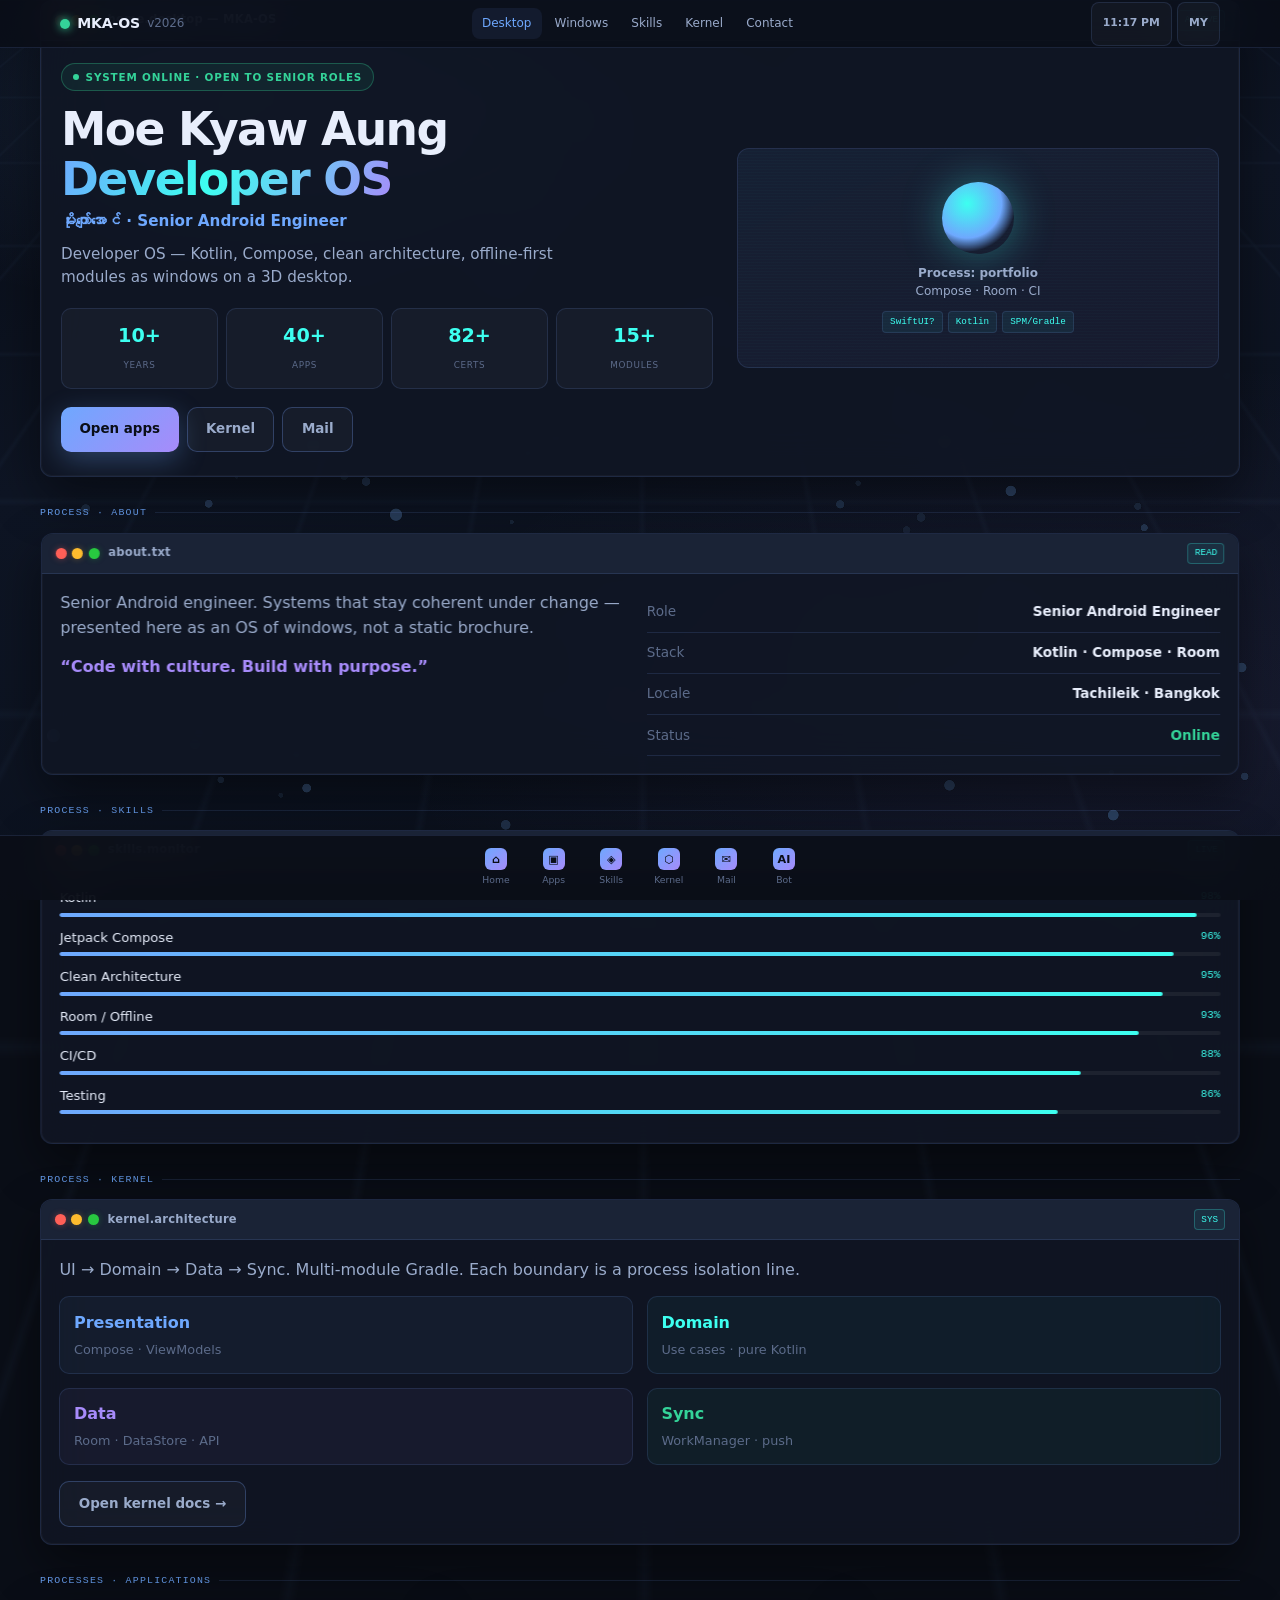
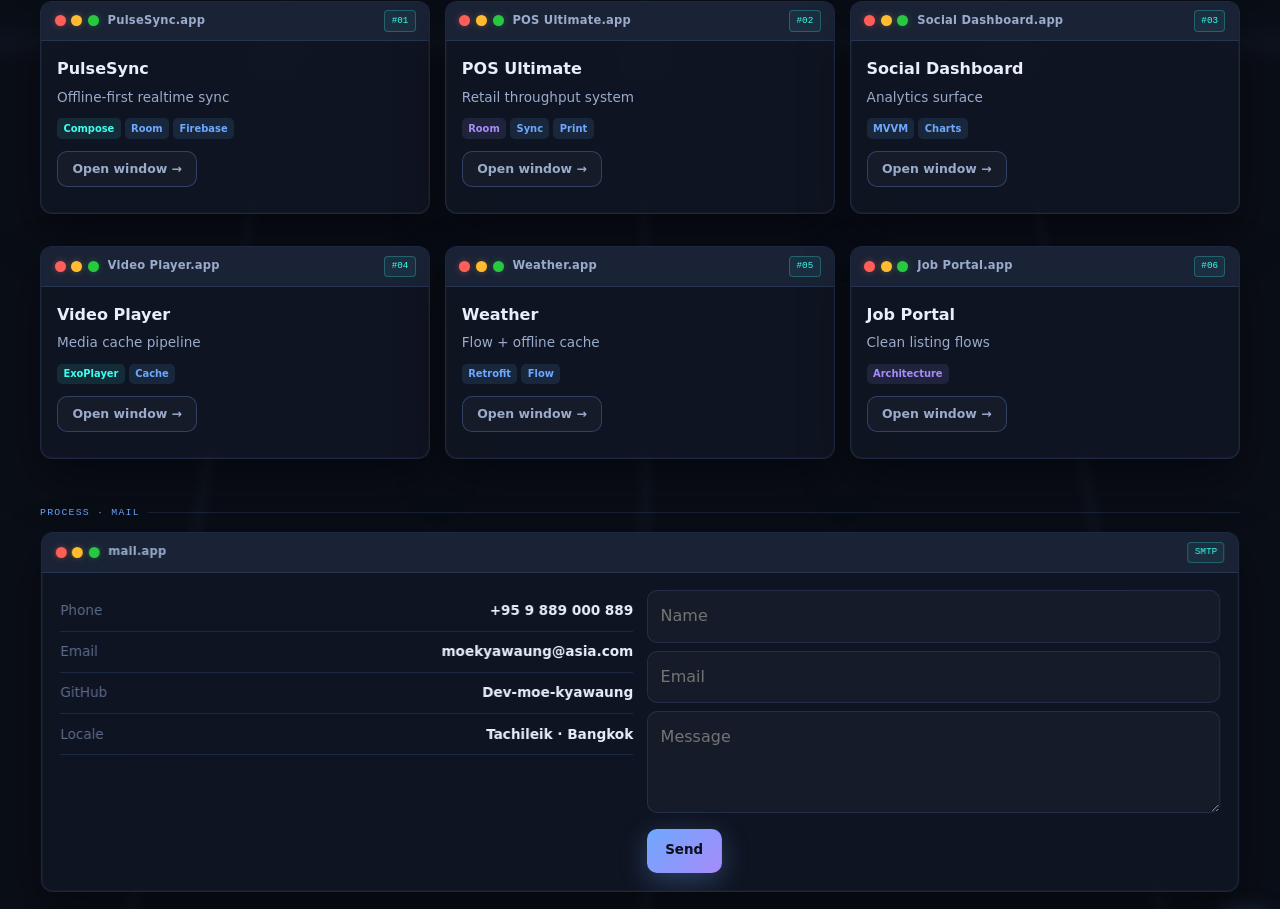
<file: index.html>
<!DOCTYPE html>
<html lang="en">
<head>
<meta charset="UTF-8"/>
<meta name="viewport" content="width=device-width,initial-scale=1,viewport-fit=cover"/>
<meta name="theme-color" content="#0a0e17"/>
<meta name="description" content="Developer OS — Moe Kyaw Aung, Senior Android Engineer. 3D windowed portfolio."/>
<title>MKA-OS · Developer Desktop · MKA-OS</title>
<link rel="stylesheet" href="css/os.css"/>
<link rel="icon" href="https://res.cloudinary.com/dye5qpwii/image/upload/v1778763535/MKA_25_lbx6fb.webp"/>
</head>
<body>
<div class="desktop" aria-hidden="true"></div>
<div class="desk-grid" aria-hidden="true"></div>
<div id="gl-particles" aria-hidden="true"></div>

<header class="menubar">
  <div class="menubar-in">
    <a class="os-logo" href="index.html"><span class="os-dot"></span> MKA-OS <em>v2026</em></a>
    <ul class="menu-links">
    <li><a href="index.html" class="on">Desktop</a></li>
    <li><a href="pages/projects.html">Windows</a></li>
    <li><a href="pages/skills.html">Skills</a></li>
    <li><a href="pages/architecture.html">Kernel</a></li>
    <li><a href="pages/contact.html">Contact</a></li></ul>
    <div class="menu-act">
      <span class="chip" id="osClock">--:--</span>
      <button type="button" class="chip" id="langBtn">MY</button>
      <button type="button" class="burger" id="menuBtn" aria-label="Menu">☰</button>
    </div>
  </div>
</header>
<div class="stage"><div class="stage-inner">

<section class="win hero-win depth zoom-in" id="hero">
  <div class="win-bar">
    <div class="win-dots"><i class="r"></i><i class="y"></i><i class="g"></i></div>
    <span class="win-title">home.desktop — MKA-OS</span>
    <span class="win-badge">ACTIVE</span>
  </div>
  <div class="win-body hero">
    <div class="hero-grid">
      <div>
        <div class="status rv"><i></i> <span data-i18n="open">System online · open to senior roles</span></div>
        <h1 class="rv">Moe Kyaw Aung<br/><span class="grad">Developer OS</span></h1>
        <p class="hero-sub rv">မိုးကျော်အောင် · Senior Android Engineer</p>
        <p class="hero-desc rv" data-i18n="tag">Developer OS — Kotlin, Compose, clean architecture, offline-first modules as windows on a 3D desktop.</p>
        <div class="stats rv">
          <div class="stat"><b data-count="10">0</b><span>Years</span></div>
          <div class="stat"><b data-count="40">0</b><span>Apps</span></div>
          <div class="stat"><b data-count="82">0</b><span>Certs</span></div>
          <div class="stat"><b data-count="15">0</b><span>Modules</span></div>
        </div>
        <div class="btns rv">
          <a class="btn btn-p" href="#apps">Open apps</a>
          <a class="btn btn-g" href="pages/architecture.html">Kernel</a>
          <a class="btn btn-g" href="pages/contact.html">Mail</a>
        </div>
      </div>
      <div class="holo-panel rv">
        <div class="holo-orb"></div>
        <p><strong>Process: portfolio</strong><br/>Compose · Room · CI</p>
        <div class="holo-tags"><span>SwiftUI?</span><span>Kotlin</span><span>SPM/Gradle</span></div>
      </div>
    </div>
  </div>
</section>

<p class="sec-label">process · about</p>
<section class="win float-l zoom-in">
  <div class="win-bar">
    <div class="win-dots"><i class="r"></i><i class="y"></i><i class="g"></i></div>
    <span class="win-title">about.txt</span>
    <span class="win-badge">READ</span>
  </div>
  <div class="win-body">
    <div class="g2">
      <div>
        <p style="color:var(--tx2);margin-bottom:.85rem">Senior Android engineer. Systems that stay coherent under change — presented here as an OS of windows, not a static brochure.</p>
        <p style="color:var(--violet);font-weight:600">“Code with culture. Build with purpose.”</p>
      </div>
      <ul class="clist">
        <li><span>Role</span><strong>Senior Android Engineer</strong></li>
        <li><span>Stack</span><strong>Kotlin · Compose · Room</strong></li>
        <li><span>Locale</span><strong>Tachileik · Bangkok</strong></li>
        <li><span>Status</span><strong style="color:var(--green)">Online</strong></li>
      </ul>
    </div>
  </div>
</section>

<p class="sec-label">process · skills</p>
<section class="win float-r zoom-in" id="skillsPanel">
  <div class="win-bar">
    <div class="win-dots"><i class="r"></i><i class="y"></i><i class="g"></i></div>
    <span class="win-title">skills.monitor</span>
    <span class="win-badge">LIVE</span>
  </div>
  <div class="win-body"><div class="skill"><div class="skill-top"><span>Kotlin</span><span>98%</span></div><div class="bar"><i data-w="98"></i></div></div><div class="skill"><div class="skill-top"><span>Jetpack Compose</span><span>96%</span></div><div class="bar"><i data-w="96"></i></div></div><div class="skill"><div class="skill-top"><span>Clean Architecture</span><span>95%</span></div><div class="bar"><i data-w="95"></i></div></div><div class="skill"><div class="skill-top"><span>Room / Offline</span><span>93%</span></div><div class="bar"><i data-w="93"></i></div></div><div class="skill"><div class="skill-top"><span>CI/CD</span><span>88%</span></div><div class="bar"><i data-w="88"></i></div></div><div class="skill"><div class="skill-top"><span>Testing</span><span>86%</span></div><div class="bar"><i data-w="86"></i></div></div></div>
</section>

<p class="sec-label">process · kernel</p>
<section class="win zoom-in tilt">
  <div class="win-bar">
    <div class="win-dots"><i class="r"></i><i class="y"></i><i class="g"></i></div>
    <span class="win-title">kernel.architecture</span>
    <span class="win-badge">SYS</span>
  </div>
  <div class="win-body">
    <p style="color:var(--tx2);margin-bottom:.85rem">UI → Domain → Data → Sync. Multi-module Gradle. Each boundary is a process isolation line.</p>
    <div class="g2">
      <div style="padding:.85rem;border-radius:10px;border:1px solid var(--line);background:rgba(110,168,254,.05)"><strong style="color:var(--accent)">Presentation</strong><p style="color:var(--tx3);font-size:.8rem;margin-top:.25rem">Compose · ViewModels</p></div>
      <div style="padding:.85rem;border-radius:10px;border:1px solid var(--line);background:rgba(61,255,240,.04)"><strong style="color:var(--cyan)">Domain</strong><p style="color:var(--tx3);font-size:.8rem;margin-top:.25rem">Use cases · pure Kotlin</p></div>
      <div style="padding:.85rem;border-radius:10px;border:1px solid var(--line);background:rgba(167,139,250,.05)"><strong style="color:var(--violet)">Data</strong><p style="color:var(--tx3);font-size:.8rem;margin-top:.25rem">Room · DataStore · API</p></div>
      <div style="padding:.85rem;border-radius:10px;border:1px solid var(--line);background:rgba(52,211,153,.05)"><strong style="color:var(--green)">Sync</strong><p style="color:var(--tx3);font-size:.8rem;margin-top:.25rem">WorkManager · push</p></div>
    </div>
    <p style="margin-top:1rem"><a class="btn btn-g" href="pages/architecture.html">Open kernel docs →</a></p>
  </div>
</section>
<p class="sec-label" id="apps">processes · applications</p>
<div class="proj-grid">

<article class="win proj-win zoom-in tilt">
  <div class="win-bar">
    <div class="win-dots"><i class="r"></i><i class="y"></i><i class="g"></i></div>
    <span class="win-title">PulseSync.app</span>
    <span class="win-badge">#01</span>
  </div>
  <div class="win-body">
    <h3>PulseSync</h3>
    <p>Offline-first realtime sync</p>
    <div class="tags"><span class="tag c">Compose</span><span class="tag">Room</span><span class="tag">Firebase</span></div>
    <p style="margin-top:.75rem"><a class="btn btn-g" href="pages/projects.html" style="min-height:36px;padding:.45rem .9rem;font-size:.78rem">Open window →</a></p>
  </div>
</article>
<article class="win proj-win zoom-in tilt">
  <div class="win-bar">
    <div class="win-dots"><i class="r"></i><i class="y"></i><i class="g"></i></div>
    <span class="win-title">POS Ultimate.app</span>
    <span class="win-badge">#02</span>
  </div>
  <div class="win-body">
    <h3>POS Ultimate</h3>
    <p>Retail throughput system</p>
    <div class="tags"><span class="tag v">Room</span><span class="tag">Sync</span><span class="tag">Print</span></div>
    <p style="margin-top:.75rem"><a class="btn btn-g" href="pages/projects.html" style="min-height:36px;padding:.45rem .9rem;font-size:.78rem">Open window →</a></p>
  </div>
</article>
<article class="win proj-win zoom-in tilt">
  <div class="win-bar">
    <div class="win-dots"><i class="r"></i><i class="y"></i><i class="g"></i></div>
    <span class="win-title">Social Dashboard.app</span>
    <span class="win-badge">#03</span>
  </div>
  <div class="win-body">
    <h3>Social Dashboard</h3>
    <p>Analytics surface</p>
    <div class="tags"><span class="tag">MVVM</span><span class="tag">Charts</span></div>
    <p style="margin-top:.75rem"><a class="btn btn-g" href="pages/projects.html" style="min-height:36px;padding:.45rem .9rem;font-size:.78rem">Open window →</a></p>
  </div>
</article>
<article class="win proj-win zoom-in tilt">
  <div class="win-bar">
    <div class="win-dots"><i class="r"></i><i class="y"></i><i class="g"></i></div>
    <span class="win-title">Video Player.app</span>
    <span class="win-badge">#04</span>
  </div>
  <div class="win-body">
    <h3>Video Player</h3>
    <p>Media cache pipeline</p>
    <div class="tags"><span class="tag c">ExoPlayer</span><span class="tag">Cache</span></div>
    <p style="margin-top:.75rem"><a class="btn btn-g" href="pages/projects.html" style="min-height:36px;padding:.45rem .9rem;font-size:.78rem">Open window →</a></p>
  </div>
</article>
<article class="win proj-win zoom-in tilt">
  <div class="win-bar">
    <div class="win-dots"><i class="r"></i><i class="y"></i><i class="g"></i></div>
    <span class="win-title">Weather.app</span>
    <span class="win-badge">#05</span>
  </div>
  <div class="win-body">
    <h3>Weather</h3>
    <p>Flow + offline cache</p>
    <div class="tags"><span class="tag">Retrofit</span><span class="tag">Flow</span></div>
    <p style="margin-top:.75rem"><a class="btn btn-g" href="pages/projects.html" style="min-height:36px;padding:.45rem .9rem;font-size:.78rem">Open window →</a></p>
  </div>
</article>
<article class="win proj-win zoom-in tilt">
  <div class="win-bar">
    <div class="win-dots"><i class="r"></i><i class="y"></i><i class="g"></i></div>
    <span class="win-title">Job Portal.app</span>
    <span class="win-badge">#06</span>
  </div>
  <div class="win-body">
    <h3>Job Portal</h3>
    <p>Clean listing flows</p>
    <div class="tags"><span class="tag v">Architecture</span></div>
    <p style="margin-top:.75rem"><a class="btn btn-g" href="pages/projects.html" style="min-height:36px;padding:.45rem .9rem;font-size:.78rem">Open window →</a></p>
  </div>
</article></div>

<p class="sec-label">process · mail</p>
<section class="win float-l zoom-in" id="contact">
  <div class="win-bar">
    <div class="win-dots"><i class="r"></i><i class="y"></i><i class="g"></i></div>
    <span class="win-title">mail.app</span>
    <span class="win-badge">SMTP</span>
  </div>
  <div class="win-body">
    <div class="g2">
      <ul class="clist">
        <li><span>Phone</span><strong>+95 9 889 000 889</strong></li>
        <li><span>Email</span><strong>moekyawaung@asia.com</strong></li>
        <li><span>GitHub</span><strong>Dev-moe-kyawaung</strong></li>
        <li><span>Locale</span><strong>Tachileik · Bangkok</strong></li>
      </ul>
      <form class="form" id="contactForm">
        <input name="name" placeholder="Name" required/>
        <input type="email" name="email" placeholder="Email" required/>
        <textarea name="message" rows="3" placeholder="Message" required></textarea>
        <button class="btn btn-p" type="submit">Send</button>
      </form>
    </div>
  </div>
</section>
</div></div>

<nav class="dock" aria-label="Dock">
  <div class="dock-in">
    <a href="index.html"><span class="ico">⌂</span>Home</a>
    <a href="pages/projects.html"><span class="ico">▣</span>Apps</a>
    <a href="pages/skills.html"><span class="ico">◈</span>Skills</a>
    <a href="pages/architecture.html"><span class="ico">⬡</span>Kernel</a>
    <a href="pages/contact.html"><span class="ico">✉</span>Mail</a>
    <button type="button" id="dockAi" onclick="document.getElementById('aiFab').click()"><span class="ico">AI</span>Bot</button>
  </div>
</nav>

<button type="button" class="ai-fab" id="aiFab" aria-label="System AI">BOT</button>
<div class="ai-bot" id="aiBot" role="dialog" aria-label="System AI">
  <div class="win-bar">
    <div class="win-dots"><i class="r"></i><i class="y"></i><i class="g"></i></div>
    <span class="win-title">system.ai — MKA-OS</span>
    <span class="win-badge">PID 1</span>
    <button type="button" class="chip" id="aiClose" style="min-height:28px;padding:.2rem .5rem">✕</button>
  </div>
  <div class="ai-bd" id="aiBd">
    <div class="bub sys">[boot] System AI online. Type /status or ask about Compose, architecture, Kotlin.</div>
  </div>
  <div class="ai-ft"><input id="aiIn" placeholder="command or question…" autocomplete="off"/><button type="button" id="aiSend">Run</button></div>
</div>
<script src="js/particles.js"></script>
<script src="js/os.js"></script>
</body></html>
</file>
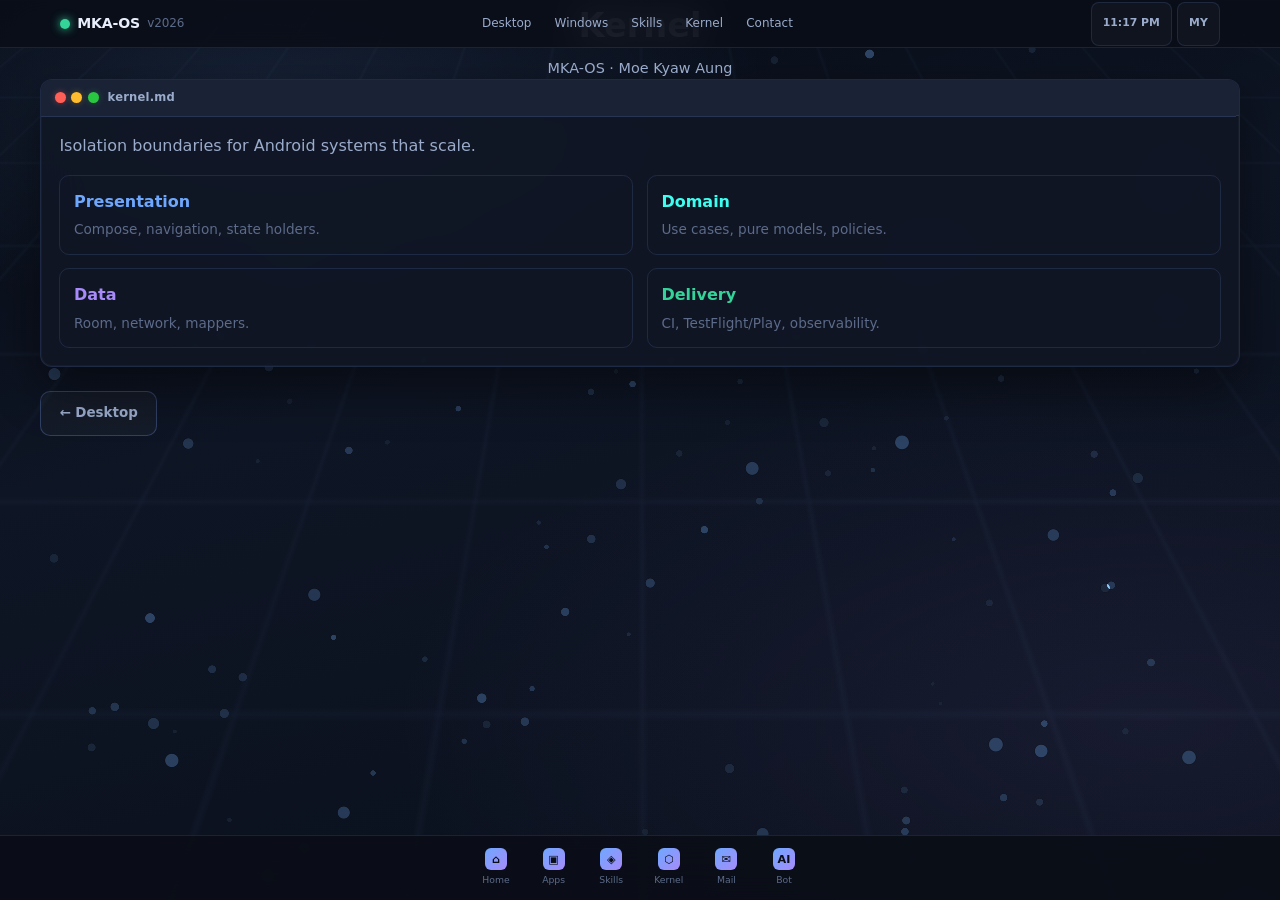
<file: architecture.html>
<!DOCTYPE html>
<html lang="en">
<head>
<meta charset="UTF-8"/>
<meta name="viewport" content="width=device-width,initial-scale=1,viewport-fit=cover"/>
<meta name="theme-color" content="#0a0e17"/>
<meta name="description" content="Developer OS — Moe Kyaw Aung, Senior Android Engineer. 3D windowed portfolio."/>
<title>Kernel · MKA-OS</title>
<link rel="stylesheet" href="../css/os.css"/>
<link rel="icon" href="https://res.cloudinary.com/dye5qpwii/image/upload/v1778763535/MKA_25_lbx6fb.webp"/>
</head>
<body>
<div class="desktop" aria-hidden="true"></div>
<div class="desk-grid" aria-hidden="true"></div>
<div id="gl-particles" aria-hidden="true"></div>

<header class="menubar">
  <div class="menubar-in">
    <a class="os-logo" href="../index.html"><span class="os-dot"></span> MKA-OS <em>v2026</em></a>
    <ul class="menu-links">
    <li><a href="../index.html">Desktop</a></li>
    <li><a href="projects.html">Windows</a></li>
    <li><a href="skills.html">Skills</a></li>
    <li><a href="architecture.html">Kernel</a></li>
    <li><a href="contact.html">Contact</a></li></ul>
    <div class="menu-act">
      <span class="chip" id="osClock">--:--</span>
      <button type="button" class="chip" id="langBtn">MY</button>
      <button type="button" class="burger" id="menuBtn" aria-label="Menu">☰</button>
    </div>
  </div>
</header>
<div class="stage"><div class="stage-inner"><div class="page-hero"><h1>Kernel</h1><p>MKA-OS · Moe Kyaw Aung</p></div><div class="win zoom-in"><div class="win-bar"><div class="win-dots"><i class="r"></i><i class="y"></i><i class="g"></i></div><span class="win-title">kernel.md</span></div>
    <div class="win-body">
      <p style="color:var(--tx2);margin-bottom:1rem">Isolation boundaries for Android systems that scale.</p>
      <div class="g2">
        <div style="padding:.85rem;border:1px solid var(--line);border-radius:10px"><strong style="color:var(--accent)">Presentation</strong><p style="color:var(--tx3);font-size:.85rem;margin-top:.3rem">Compose, navigation, state holders.</p></div>
        <div style="padding:.85rem;border:1px solid var(--line);border-radius:10px"><strong style="color:var(--cyan)">Domain</strong><p style="color:var(--tx3);font-size:.85rem;margin-top:.3rem">Use cases, pure models, policies.</p></div>
        <div style="padding:.85rem;border:1px solid var(--line);border-radius:10px"><strong style="color:var(--violet)">Data</strong><p style="color:var(--tx3);font-size:.85rem;margin-top:.3rem">Room, network, mappers.</p></div>
        <div style="padding:.85rem;border:1px solid var(--line);border-radius:10px"><strong style="color:var(--green)">Delivery</strong><p style="color:var(--tx3);font-size:.85rem;margin-top:.3rem">CI, TestFlight/Play, observability.</p></div>
      </div>
    </div></div><p style="margin:1.5rem 0"><a class="btn btn-g" href="../index.html">← Desktop</a></p></div></div>
<nav class="dock" aria-label="Dock">
  <div class="dock-in">
    <a href="../index.html"><span class="ico">⌂</span>Home</a>
    <a href="../pages/projects.html"><span class="ico">▣</span>Apps</a>
    <a href="../pages/skills.html"><span class="ico">◈</span>Skills</a>
    <a href="../pages/architecture.html"><span class="ico">⬡</span>Kernel</a>
    <a href="../pages/contact.html"><span class="ico">✉</span>Mail</a>
    <button type="button" id="dockAi" onclick="document.getElementById('aiFab').click()"><span class="ico">AI</span>Bot</button>
  </div>
</nav>

<button type="button" class="ai-fab" id="aiFab" aria-label="System AI">BOT</button>
<div class="ai-bot" id="aiBot" role="dialog" aria-label="System AI">
  <div class="win-bar">
    <div class="win-dots"><i class="r"></i><i class="y"></i><i class="g"></i></div>
    <span class="win-title">system.ai — MKA-OS</span>
    <span class="win-badge">PID 1</span>
    <button type="button" class="chip" id="aiClose" style="min-height:28px;padding:.2rem .5rem">✕</button>
  </div>
  <div class="ai-bd" id="aiBd">
    <div class="bub sys">[boot] System AI online. Type /status or ask about Compose, architecture, Kotlin.</div>
  </div>
  <div class="ai-ft"><input id="aiIn" placeholder="command or question…" autocomplete="off"/><button type="button" id="aiSend">Run</button></div>
</div>
<script src="../js/particles.js"></script>
<script src="../js/os.js"></script>
</body></html>
</file>
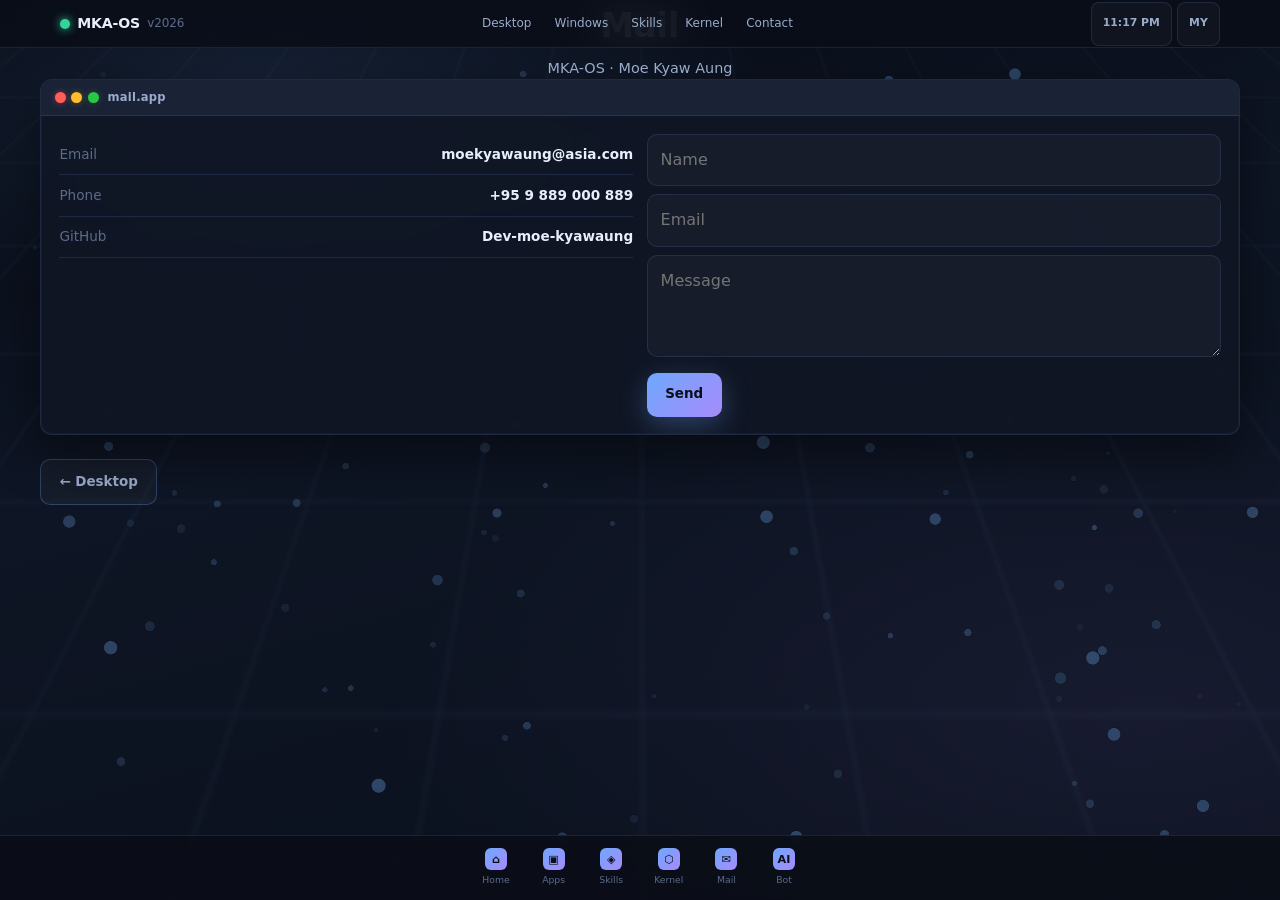
<file: pages/contact.html>
<!DOCTYPE html>
<html lang="en">
<head>
<meta charset="UTF-8"/>
<meta name="viewport" content="width=device-width,initial-scale=1,viewport-fit=cover"/>
<meta name="theme-color" content="#0a0e17"/>
<meta name="description" content="Developer OS — Moe Kyaw Aung, Senior Android Engineer. 3D windowed portfolio."/>
<title>Mail · MKA-OS</title>
<link rel="stylesheet" href="../css/os.css"/>
<link rel="icon" href="https://res.cloudinary.com/dye5qpwii/image/upload/v1778763535/MKA_25_lbx6fb.webp"/>
</head>
<body>
<div class="desktop" aria-hidden="true"></div>
<div class="desk-grid" aria-hidden="true"></div>
<div id="gl-particles" aria-hidden="true"></div>

<header class="menubar">
  <div class="menubar-in">
    <a class="os-logo" href="../index.html"><span class="os-dot"></span> MKA-OS <em>v2026</em></a>
    <ul class="menu-links">
    <li><a href="../index.html">Desktop</a></li>
    <li><a href="projects.html">Windows</a></li>
    <li><a href="skills.html">Skills</a></li>
    <li><a href="architecture.html">Kernel</a></li>
    <li><a href="contact.html">Contact</a></li></ul>
    <div class="menu-act">
      <span class="chip" id="osClock">--:--</span>
      <button type="button" class="chip" id="langBtn">MY</button>
      <button type="button" class="burger" id="menuBtn" aria-label="Menu">☰</button>
    </div>
  </div>
</header>
<div class="stage"><div class="stage-inner"><div class="page-hero"><h1>Mail</h1><p>MKA-OS · Moe Kyaw Aung</p></div><div class="win zoom-in"><div class="win-bar"><div class="win-dots"><i class="r"></i><i class="y"></i><i class="g"></i></div><span class="win-title">mail.app</span></div>
    <div class="win-body"><div class="g2"><ul class="clist">
      <li><span>Email</span><strong>moekyawaung@asia.com</strong></li>
      <li><span>Phone</span><strong>+95 9 889 000 889</strong></li>
      <li><span>GitHub</span><strong>Dev-moe-kyawaung</strong></li>
    </ul>
    <form class="form" id="contactForm">
      <input name="name" placeholder="Name" required/>
      <input type="email" name="email" placeholder="Email" required/>
      <textarea name="message" rows="3" placeholder="Message" required></textarea>
      <button class="btn btn-p" type="submit">Send</button>
    </form></div></div></div><p style="margin:1.5rem 0"><a class="btn btn-g" href="../index.html">← Desktop</a></p></div></div>
<nav class="dock" aria-label="Dock">
  <div class="dock-in">
    <a href="../index.html"><span class="ico">⌂</span>Home</a>
    <a href="../pages/projects.html"><span class="ico">▣</span>Apps</a>
    <a href="../pages/skills.html"><span class="ico">◈</span>Skills</a>
    <a href="../pages/architecture.html"><span class="ico">⬡</span>Kernel</a>
    <a href="../pages/contact.html"><span class="ico">✉</span>Mail</a>
    <button type="button" id="dockAi" onclick="document.getElementById('aiFab').click()"><span class="ico">AI</span>Bot</button>
  </div>
</nav>

<button type="button" class="ai-fab" id="aiFab" aria-label="System AI">BOT</button>
<div class="ai-bot" id="aiBot" role="dialog" aria-label="System AI">
  <div class="win-bar">
    <div class="win-dots"><i class="r"></i><i class="y"></i><i class="g"></i></div>
    <span class="win-title">system.ai — MKA-OS</span>
    <span class="win-badge">PID 1</span>
    <button type="button" class="chip" id="aiClose" style="min-height:28px;padding:.2rem .5rem">✕</button>
  </div>
  <div class="ai-bd" id="aiBd">
    <div class="bub sys">[boot] System AI online. Type /status or ask about Compose, architecture, Kotlin.</div>
  </div>
  <div class="ai-ft"><input id="aiIn" placeholder="command or question…" autocomplete="off"/><button type="button" id="aiSend">Run</button></div>
</div>
<script src="../js/particles.js"></script>
<script src="../js/os.js"></script>
</body></html>
</file>
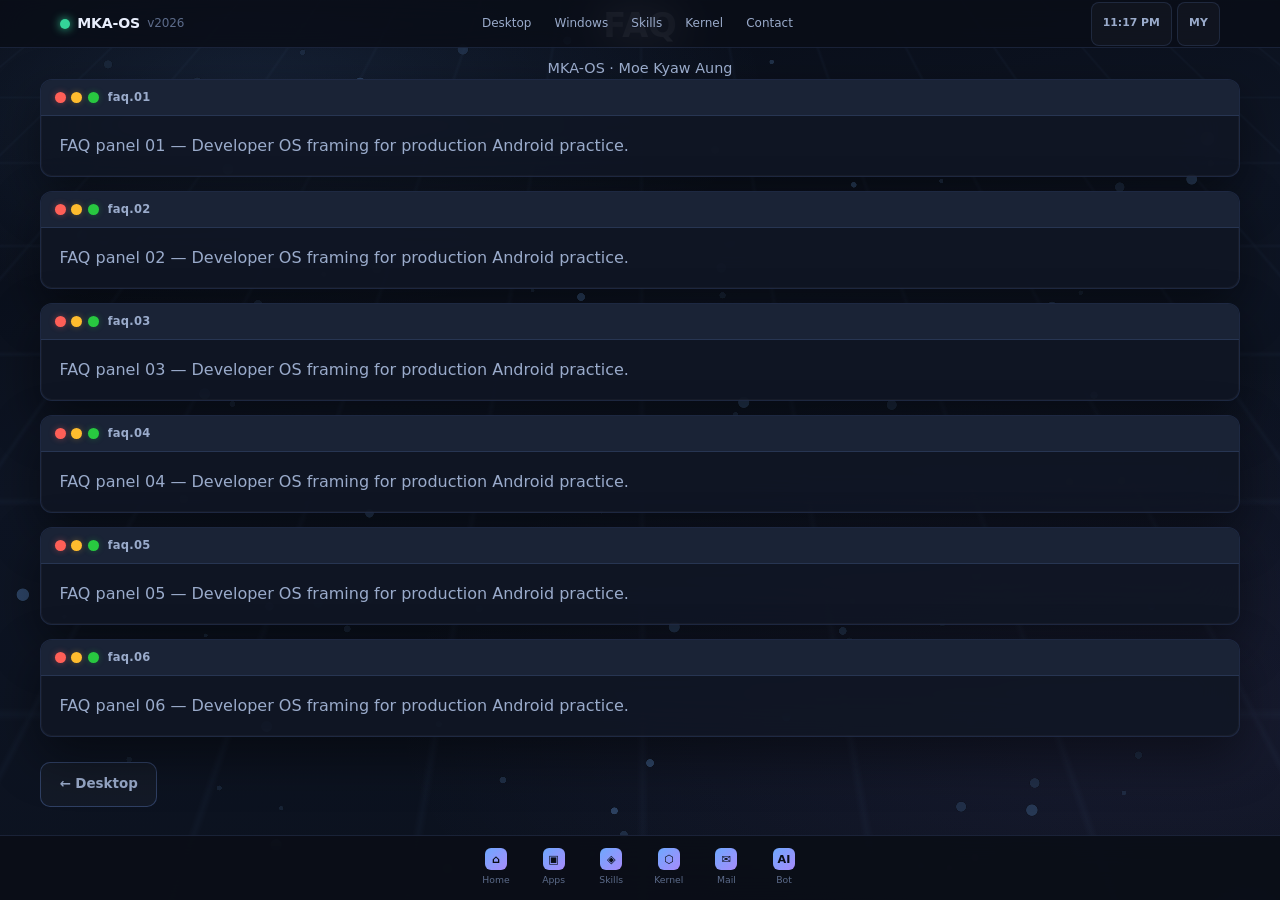
<file: pages/faq.html>
<!DOCTYPE html>
<html lang="en">
<head>
<meta charset="UTF-8"/>
<meta name="viewport" content="width=device-width,initial-scale=1,viewport-fit=cover"/>
<meta name="theme-color" content="#0a0e17"/>
<meta name="description" content="Developer OS — Moe Kyaw Aung, Senior Android Engineer. 3D windowed portfolio."/>
<title>FAQ · MKA-OS</title>
<link rel="stylesheet" href="../css/os.css"/>
<link rel="icon" href="https://res.cloudinary.com/dye5qpwii/image/upload/v1778763535/MKA_25_lbx6fb.webp"/>
</head>
<body>
<div class="desktop" aria-hidden="true"></div>
<div class="desk-grid" aria-hidden="true"></div>
<div id="gl-particles" aria-hidden="true"></div>

<header class="menubar">
  <div class="menubar-in">
    <a class="os-logo" href="../index.html"><span class="os-dot"></span> MKA-OS <em>v2026</em></a>
    <ul class="menu-links">
    <li><a href="../index.html">Desktop</a></li>
    <li><a href="projects.html">Windows</a></li>
    <li><a href="skills.html">Skills</a></li>
    <li><a href="architecture.html">Kernel</a></li>
    <li><a href="contact.html">Contact</a></li></ul>
    <div class="menu-act">
      <span class="chip" id="osClock">--:--</span>
      <button type="button" class="chip" id="langBtn">MY</button>
      <button type="button" class="burger" id="menuBtn" aria-label="Menu">☰</button>
    </div>
  </div>
</header>
<div class="stage"><div class="stage-inner"><div class="page-hero"><h1>FAQ</h1><p>MKA-OS · Moe Kyaw Aung</p></div><div class="win zoom-in" style="margin-bottom:.85rem"><div class="win-bar"><div class="win-dots"><i class="r"></i><i class="y"></i><i class="g"></i></div><span class="win-title">faq.01</span></div><div class="win-body"><p style="color:var(--tx2)">FAQ panel 01 — Developer OS framing for production Android practice.</p></div></div><div class="win zoom-in" style="margin-bottom:.85rem"><div class="win-bar"><div class="win-dots"><i class="r"></i><i class="y"></i><i class="g"></i></div><span class="win-title">faq.02</span></div><div class="win-body"><p style="color:var(--tx2)">FAQ panel 02 — Developer OS framing for production Android practice.</p></div></div><div class="win zoom-in" style="margin-bottom:.85rem"><div class="win-bar"><div class="win-dots"><i class="r"></i><i class="y"></i><i class="g"></i></div><span class="win-title">faq.03</span></div><div class="win-body"><p style="color:var(--tx2)">FAQ panel 03 — Developer OS framing for production Android practice.</p></div></div><div class="win zoom-in" style="margin-bottom:.85rem"><div class="win-bar"><div class="win-dots"><i class="r"></i><i class="y"></i><i class="g"></i></div><span class="win-title">faq.04</span></div><div class="win-body"><p style="color:var(--tx2)">FAQ panel 04 — Developer OS framing for production Android practice.</p></div></div><div class="win zoom-in" style="margin-bottom:.85rem"><div class="win-bar"><div class="win-dots"><i class="r"></i><i class="y"></i><i class="g"></i></div><span class="win-title">faq.05</span></div><div class="win-body"><p style="color:var(--tx2)">FAQ panel 05 — Developer OS framing for production Android practice.</p></div></div><div class="win zoom-in" style="margin-bottom:.85rem"><div class="win-bar"><div class="win-dots"><i class="r"></i><i class="y"></i><i class="g"></i></div><span class="win-title">faq.06</span></div><div class="win-body"><p style="color:var(--tx2)">FAQ panel 06 — Developer OS framing for production Android practice.</p></div></div><p style="margin:1.5rem 0"><a class="btn btn-g" href="../index.html">← Desktop</a></p></div></div>
<nav class="dock" aria-label="Dock">
  <div class="dock-in">
    <a href="../index.html"><span class="ico">⌂</span>Home</a>
    <a href="../pages/projects.html"><span class="ico">▣</span>Apps</a>
    <a href="../pages/skills.html"><span class="ico">◈</span>Skills</a>
    <a href="../pages/architecture.html"><span class="ico">⬡</span>Kernel</a>
    <a href="../pages/contact.html"><span class="ico">✉</span>Mail</a>
    <button type="button" id="dockAi" onclick="document.getElementById('aiFab').click()"><span class="ico">AI</span>Bot</button>
  </div>
</nav>

<button type="button" class="ai-fab" id="aiFab" aria-label="System AI">BOT</button>
<div class="ai-bot" id="aiBot" role="dialog" aria-label="System AI">
  <div class="win-bar">
    <div class="win-dots"><i class="r"></i><i class="y"></i><i class="g"></i></div>
    <span class="win-title">system.ai — MKA-OS</span>
    <span class="win-badge">PID 1</span>
    <button type="button" class="chip" id="aiClose" style="min-height:28px;padding:.2rem .5rem">✕</button>
  </div>
  <div class="ai-bd" id="aiBd">
    <div class="bub sys">[boot] System AI online. Type /status or ask about Compose, architecture, Kotlin.</div>
  </div>
  <div class="ai-ft"><input id="aiIn" placeholder="command or question…" autocomplete="off"/><button type="button" id="aiSend">Run</button></div>
</div>
<script src="../js/particles.js"></script>
<script src="../js/os.js"></script>
</body></html>
</file>
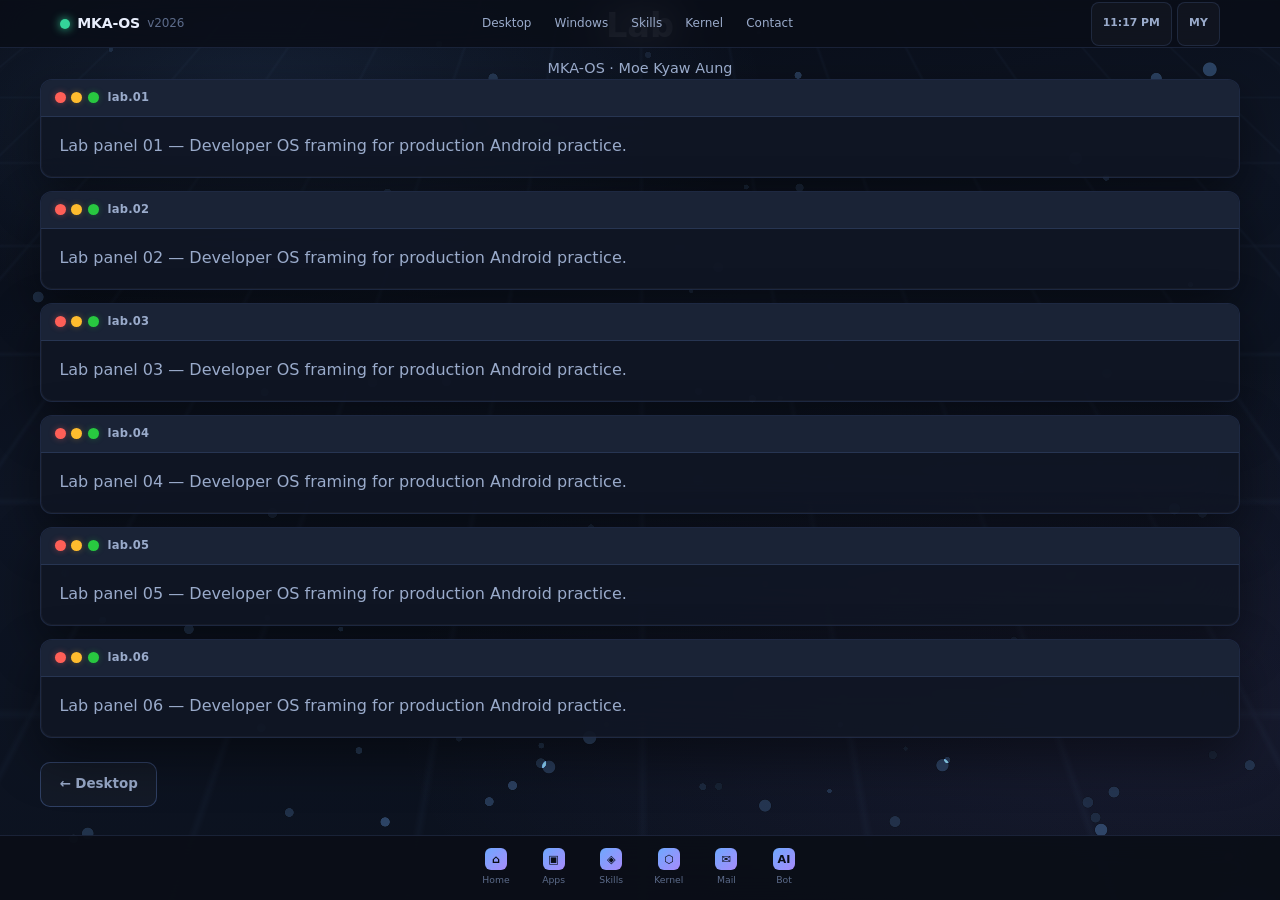
<file: pages/lab.html>
<!DOCTYPE html>
<html lang="en">
<head>
<meta charset="UTF-8"/>
<meta name="viewport" content="width=device-width,initial-scale=1,viewport-fit=cover"/>
<meta name="theme-color" content="#0a0e17"/>
<meta name="description" content="Developer OS — Moe Kyaw Aung, Senior Android Engineer. 3D windowed portfolio."/>
<title>Lab · MKA-OS</title>
<link rel="stylesheet" href="../css/os.css"/>
<link rel="icon" href="https://res.cloudinary.com/dye5qpwii/image/upload/v1778763535/MKA_25_lbx6fb.webp"/>
</head>
<body>
<div class="desktop" aria-hidden="true"></div>
<div class="desk-grid" aria-hidden="true"></div>
<div id="gl-particles" aria-hidden="true"></div>

<header class="menubar">
  <div class="menubar-in">
    <a class="os-logo" href="../index.html"><span class="os-dot"></span> MKA-OS <em>v2026</em></a>
    <ul class="menu-links">
    <li><a href="../index.html">Desktop</a></li>
    <li><a href="projects.html">Windows</a></li>
    <li><a href="skills.html">Skills</a></li>
    <li><a href="architecture.html">Kernel</a></li>
    <li><a href="contact.html">Contact</a></li></ul>
    <div class="menu-act">
      <span class="chip" id="osClock">--:--</span>
      <button type="button" class="chip" id="langBtn">MY</button>
      <button type="button" class="burger" id="menuBtn" aria-label="Menu">☰</button>
    </div>
  </div>
</header>
<div class="stage"><div class="stage-inner"><div class="page-hero"><h1>Lab</h1><p>MKA-OS · Moe Kyaw Aung</p></div><div class="win zoom-in" style="margin-bottom:.85rem"><div class="win-bar"><div class="win-dots"><i class="r"></i><i class="y"></i><i class="g"></i></div><span class="win-title">lab.01</span></div><div class="win-body"><p style="color:var(--tx2)">Lab panel 01 — Developer OS framing for production Android practice.</p></div></div><div class="win zoom-in" style="margin-bottom:.85rem"><div class="win-bar"><div class="win-dots"><i class="r"></i><i class="y"></i><i class="g"></i></div><span class="win-title">lab.02</span></div><div class="win-body"><p style="color:var(--tx2)">Lab panel 02 — Developer OS framing for production Android practice.</p></div></div><div class="win zoom-in" style="margin-bottom:.85rem"><div class="win-bar"><div class="win-dots"><i class="r"></i><i class="y"></i><i class="g"></i></div><span class="win-title">lab.03</span></div><div class="win-body"><p style="color:var(--tx2)">Lab panel 03 — Developer OS framing for production Android practice.</p></div></div><div class="win zoom-in" style="margin-bottom:.85rem"><div class="win-bar"><div class="win-dots"><i class="r"></i><i class="y"></i><i class="g"></i></div><span class="win-title">lab.04</span></div><div class="win-body"><p style="color:var(--tx2)">Lab panel 04 — Developer OS framing for production Android practice.</p></div></div><div class="win zoom-in" style="margin-bottom:.85rem"><div class="win-bar"><div class="win-dots"><i class="r"></i><i class="y"></i><i class="g"></i></div><span class="win-title">lab.05</span></div><div class="win-body"><p style="color:var(--tx2)">Lab panel 05 — Developer OS framing for production Android practice.</p></div></div><div class="win zoom-in" style="margin-bottom:.85rem"><div class="win-bar"><div class="win-dots"><i class="r"></i><i class="y"></i><i class="g"></i></div><span class="win-title">lab.06</span></div><div class="win-body"><p style="color:var(--tx2)">Lab panel 06 — Developer OS framing for production Android practice.</p></div></div><p style="margin:1.5rem 0"><a class="btn btn-g" href="../index.html">← Desktop</a></p></div></div>
<nav class="dock" aria-label="Dock">
  <div class="dock-in">
    <a href="../index.html"><span class="ico">⌂</span>Home</a>
    <a href="../pages/projects.html"><span class="ico">▣</span>Apps</a>
    <a href="../pages/skills.html"><span class="ico">◈</span>Skills</a>
    <a href="../pages/architecture.html"><span class="ico">⬡</span>Kernel</a>
    <a href="../pages/contact.html"><span class="ico">✉</span>Mail</a>
    <button type="button" id="dockAi" onclick="document.getElementById('aiFab').click()"><span class="ico">AI</span>Bot</button>
  </div>
</nav>

<button type="button" class="ai-fab" id="aiFab" aria-label="System AI">BOT</button>
<div class="ai-bot" id="aiBot" role="dialog" aria-label="System AI">
  <div class="win-bar">
    <div class="win-dots"><i class="r"></i><i class="y"></i><i class="g"></i></div>
    <span class="win-title">system.ai — MKA-OS</span>
    <span class="win-badge">PID 1</span>
    <button type="button" class="chip" id="aiClose" style="min-height:28px;padding:.2rem .5rem">✕</button>
  </div>
  <div class="ai-bd" id="aiBd">
    <div class="bub sys">[boot] System AI online. Type /status or ask about Compose, architecture, Kotlin.</div>
  </div>
  <div class="ai-ft"><input id="aiIn" placeholder="command or question…" autocomplete="off"/><button type="button" id="aiSend">Run</button></div>
</div>
<script src="../js/particles.js"></script>
<script src="../js/os.js"></script>
</body></html>
</file>
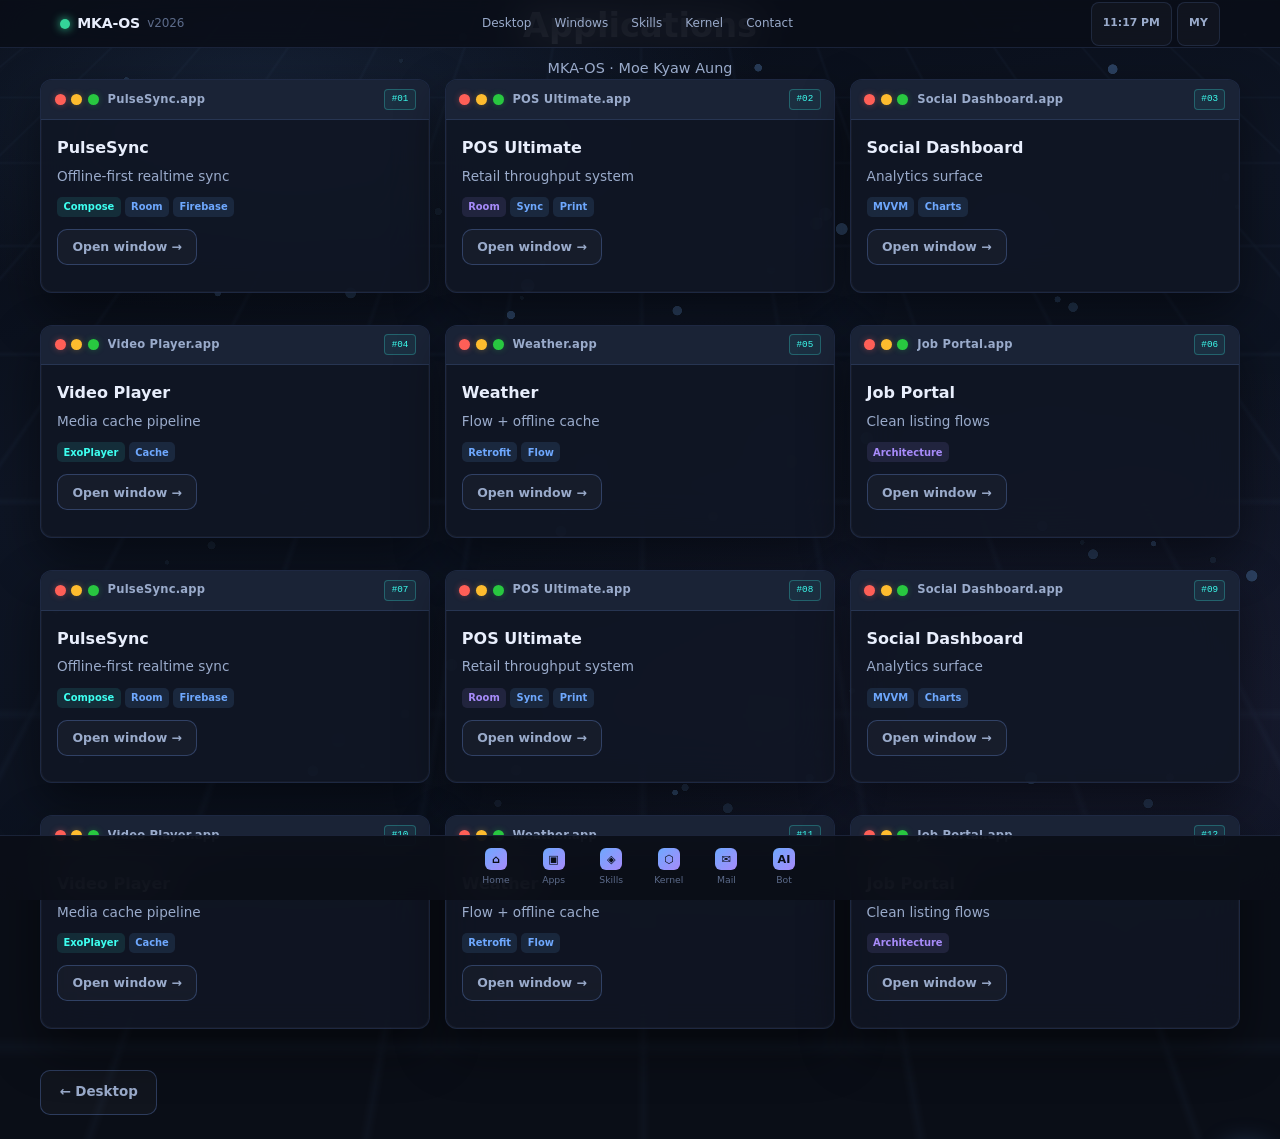
<file: pages/projects.html>
<!DOCTYPE html>
<html lang="en">
<head>
<meta charset="UTF-8"/>
<meta name="viewport" content="width=device-width,initial-scale=1,viewport-fit=cover"/>
<meta name="theme-color" content="#0a0e17"/>
<meta name="description" content="Developer OS — Moe Kyaw Aung, Senior Android Engineer. 3D windowed portfolio."/>
<title>Applications · MKA-OS</title>
<link rel="stylesheet" href="../css/os.css"/>
<link rel="icon" href="https://res.cloudinary.com/dye5qpwii/image/upload/v1778763535/MKA_25_lbx6fb.webp"/>
</head>
<body>
<div class="desktop" aria-hidden="true"></div>
<div class="desk-grid" aria-hidden="true"></div>
<div id="gl-particles" aria-hidden="true"></div>

<header class="menubar">
  <div class="menubar-in">
    <a class="os-logo" href="../index.html"><span class="os-dot"></span> MKA-OS <em>v2026</em></a>
    <ul class="menu-links">
    <li><a href="../index.html">Desktop</a></li>
    <li><a href="projects.html">Windows</a></li>
    <li><a href="skills.html">Skills</a></li>
    <li><a href="architecture.html">Kernel</a></li>
    <li><a href="contact.html">Contact</a></li></ul>
    <div class="menu-act">
      <span class="chip" id="osClock">--:--</span>
      <button type="button" class="chip" id="langBtn">MY</button>
      <button type="button" class="burger" id="menuBtn" aria-label="Menu">☰</button>
    </div>
  </div>
</header>
<div class="stage"><div class="stage-inner"><div class="page-hero"><h1>Applications</h1><p>MKA-OS · Moe Kyaw Aung</p></div><div class="proj-grid">
<article class="win proj-win zoom-in tilt">
  <div class="win-bar">
    <div class="win-dots"><i class="r"></i><i class="y"></i><i class="g"></i></div>
    <span class="win-title">PulseSync.app</span>
    <span class="win-badge">#01</span>
  </div>
  <div class="win-body">
    <h3>PulseSync</h3>
    <p>Offline-first realtime sync</p>
    <div class="tags"><span class="tag c">Compose</span><span class="tag">Room</span><span class="tag">Firebase</span></div>
    <p style="margin-top:.75rem"><a class="btn btn-g" href="projects.html" style="min-height:36px;padding:.45rem .9rem;font-size:.78rem">Open window →</a></p>
  </div>
</article>
<article class="win proj-win zoom-in tilt">
  <div class="win-bar">
    <div class="win-dots"><i class="r"></i><i class="y"></i><i class="g"></i></div>
    <span class="win-title">POS Ultimate.app</span>
    <span class="win-badge">#02</span>
  </div>
  <div class="win-body">
    <h3>POS Ultimate</h3>
    <p>Retail throughput system</p>
    <div class="tags"><span class="tag v">Room</span><span class="tag">Sync</span><span class="tag">Print</span></div>
    <p style="margin-top:.75rem"><a class="btn btn-g" href="projects.html" style="min-height:36px;padding:.45rem .9rem;font-size:.78rem">Open window →</a></p>
  </div>
</article>
<article class="win proj-win zoom-in tilt">
  <div class="win-bar">
    <div class="win-dots"><i class="r"></i><i class="y"></i><i class="g"></i></div>
    <span class="win-title">Social Dashboard.app</span>
    <span class="win-badge">#03</span>
  </div>
  <div class="win-body">
    <h3>Social Dashboard</h3>
    <p>Analytics surface</p>
    <div class="tags"><span class="tag">MVVM</span><span class="tag">Charts</span></div>
    <p style="margin-top:.75rem"><a class="btn btn-g" href="projects.html" style="min-height:36px;padding:.45rem .9rem;font-size:.78rem">Open window →</a></p>
  </div>
</article>
<article class="win proj-win zoom-in tilt">
  <div class="win-bar">
    <div class="win-dots"><i class="r"></i><i class="y"></i><i class="g"></i></div>
    <span class="win-title">Video Player.app</span>
    <span class="win-badge">#04</span>
  </div>
  <div class="win-body">
    <h3>Video Player</h3>
    <p>Media cache pipeline</p>
    <div class="tags"><span class="tag c">ExoPlayer</span><span class="tag">Cache</span></div>
    <p style="margin-top:.75rem"><a class="btn btn-g" href="projects.html" style="min-height:36px;padding:.45rem .9rem;font-size:.78rem">Open window →</a></p>
  </div>
</article>
<article class="win proj-win zoom-in tilt">
  <div class="win-bar">
    <div class="win-dots"><i class="r"></i><i class="y"></i><i class="g"></i></div>
    <span class="win-title">Weather.app</span>
    <span class="win-badge">#05</span>
  </div>
  <div class="win-body">
    <h3>Weather</h3>
    <p>Flow + offline cache</p>
    <div class="tags"><span class="tag">Retrofit</span><span class="tag">Flow</span></div>
    <p style="margin-top:.75rem"><a class="btn btn-g" href="projects.html" style="min-height:36px;padding:.45rem .9rem;font-size:.78rem">Open window →</a></p>
  </div>
</article>
<article class="win proj-win zoom-in tilt">
  <div class="win-bar">
    <div class="win-dots"><i class="r"></i><i class="y"></i><i class="g"></i></div>
    <span class="win-title">Job Portal.app</span>
    <span class="win-badge">#06</span>
  </div>
  <div class="win-body">
    <h3>Job Portal</h3>
    <p>Clean listing flows</p>
    <div class="tags"><span class="tag v">Architecture</span></div>
    <p style="margin-top:.75rem"><a class="btn btn-g" href="projects.html" style="min-height:36px;padding:.45rem .9rem;font-size:.78rem">Open window →</a></p>
  </div>
</article>
<article class="win proj-win zoom-in tilt">
  <div class="win-bar">
    <div class="win-dots"><i class="r"></i><i class="y"></i><i class="g"></i></div>
    <span class="win-title">PulseSync.app</span>
    <span class="win-badge">#07</span>
  </div>
  <div class="win-body">
    <h3>PulseSync</h3>
    <p>Offline-first realtime sync</p>
    <div class="tags"><span class="tag c">Compose</span><span class="tag">Room</span><span class="tag">Firebase</span></div>
    <p style="margin-top:.75rem"><a class="btn btn-g" href="projects.html" style="min-height:36px;padding:.45rem .9rem;font-size:.78rem">Open window →</a></p>
  </div>
</article>
<article class="win proj-win zoom-in tilt">
  <div class="win-bar">
    <div class="win-dots"><i class="r"></i><i class="y"></i><i class="g"></i></div>
    <span class="win-title">POS Ultimate.app</span>
    <span class="win-badge">#08</span>
  </div>
  <div class="win-body">
    <h3>POS Ultimate</h3>
    <p>Retail throughput system</p>
    <div class="tags"><span class="tag v">Room</span><span class="tag">Sync</span><span class="tag">Print</span></div>
    <p style="margin-top:.75rem"><a class="btn btn-g" href="projects.html" style="min-height:36px;padding:.45rem .9rem;font-size:.78rem">Open window →</a></p>
  </div>
</article>
<article class="win proj-win zoom-in tilt">
  <div class="win-bar">
    <div class="win-dots"><i class="r"></i><i class="y"></i><i class="g"></i></div>
    <span class="win-title">Social Dashboard.app</span>
    <span class="win-badge">#09</span>
  </div>
  <div class="win-body">
    <h3>Social Dashboard</h3>
    <p>Analytics surface</p>
    <div class="tags"><span class="tag">MVVM</span><span class="tag">Charts</span></div>
    <p style="margin-top:.75rem"><a class="btn btn-g" href="projects.html" style="min-height:36px;padding:.45rem .9rem;font-size:.78rem">Open window →</a></p>
  </div>
</article>
<article class="win proj-win zoom-in tilt">
  <div class="win-bar">
    <div class="win-dots"><i class="r"></i><i class="y"></i><i class="g"></i></div>
    <span class="win-title">Video Player.app</span>
    <span class="win-badge">#10</span>
  </div>
  <div class="win-body">
    <h3>Video Player</h3>
    <p>Media cache pipeline</p>
    <div class="tags"><span class="tag c">ExoPlayer</span><span class="tag">Cache</span></div>
    <p style="margin-top:.75rem"><a class="btn btn-g" href="projects.html" style="min-height:36px;padding:.45rem .9rem;font-size:.78rem">Open window →</a></p>
  </div>
</article>
<article class="win proj-win zoom-in tilt">
  <div class="win-bar">
    <div class="win-dots"><i class="r"></i><i class="y"></i><i class="g"></i></div>
    <span class="win-title">Weather.app</span>
    <span class="win-badge">#11</span>
  </div>
  <div class="win-body">
    <h3>Weather</h3>
    <p>Flow + offline cache</p>
    <div class="tags"><span class="tag">Retrofit</span><span class="tag">Flow</span></div>
    <p style="margin-top:.75rem"><a class="btn btn-g" href="projects.html" style="min-height:36px;padding:.45rem .9rem;font-size:.78rem">Open window →</a></p>
  </div>
</article>
<article class="win proj-win zoom-in tilt">
  <div class="win-bar">
    <div class="win-dots"><i class="r"></i><i class="y"></i><i class="g"></i></div>
    <span class="win-title">Job Portal.app</span>
    <span class="win-badge">#12</span>
  </div>
  <div class="win-body">
    <h3>Job Portal</h3>
    <p>Clean listing flows</p>
    <div class="tags"><span class="tag v">Architecture</span></div>
    <p style="margin-top:.75rem"><a class="btn btn-g" href="projects.html" style="min-height:36px;padding:.45rem .9rem;font-size:.78rem">Open window →</a></p>
  </div>
</article></div><p style="margin:1.5rem 0"><a class="btn btn-g" href="../index.html">← Desktop</a></p></div></div>
<nav class="dock" aria-label="Dock">
  <div class="dock-in">
    <a href="../index.html"><span class="ico">⌂</span>Home</a>
    <a href="../pages/projects.html"><span class="ico">▣</span>Apps</a>
    <a href="../pages/skills.html"><span class="ico">◈</span>Skills</a>
    <a href="../pages/architecture.html"><span class="ico">⬡</span>Kernel</a>
    <a href="../pages/contact.html"><span class="ico">✉</span>Mail</a>
    <button type="button" id="dockAi" onclick="document.getElementById('aiFab').click()"><span class="ico">AI</span>Bot</button>
  </div>
</nav>

<button type="button" class="ai-fab" id="aiFab" aria-label="System AI">BOT</button>
<div class="ai-bot" id="aiBot" role="dialog" aria-label="System AI">
  <div class="win-bar">
    <div class="win-dots"><i class="r"></i><i class="y"></i><i class="g"></i></div>
    <span class="win-title">system.ai — MKA-OS</span>
    <span class="win-badge">PID 1</span>
    <button type="button" class="chip" id="aiClose" style="min-height:28px;padding:.2rem .5rem">✕</button>
  </div>
  <div class="ai-bd" id="aiBd">
    <div class="bub sys">[boot] System AI online. Type /status or ask about Compose, architecture, Kotlin.</div>
  </div>
  <div class="ai-ft"><input id="aiIn" placeholder="command or question…" autocomplete="off"/><button type="button" id="aiSend">Run</button></div>
</div>
<script src="../js/particles.js"></script>
<script src="../js/os.js"></script>
</body></html>
</file>
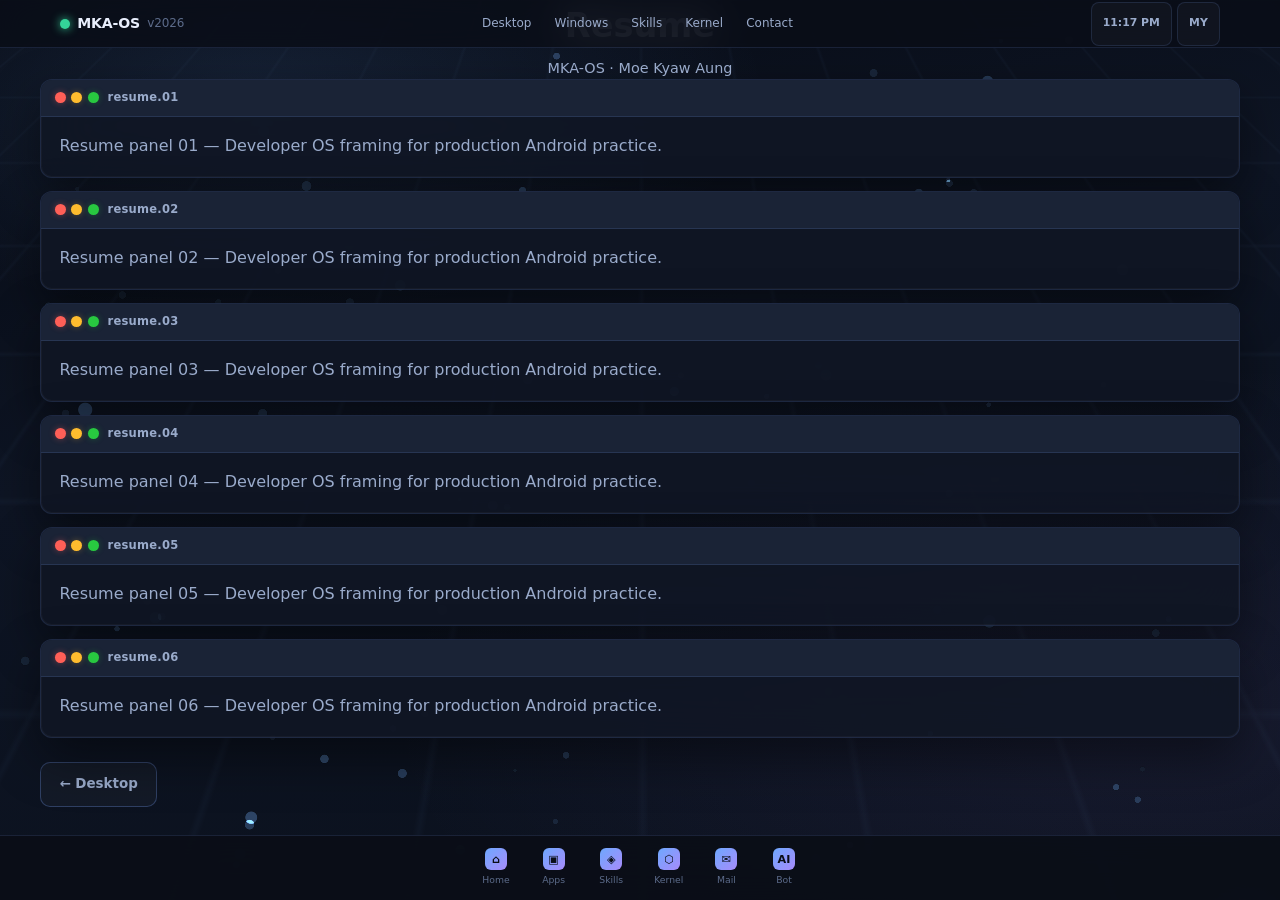
<file: pages/resume.html>
<!DOCTYPE html>
<html lang="en">
<head>
<meta charset="UTF-8"/>
<meta name="viewport" content="width=device-width,initial-scale=1,viewport-fit=cover"/>
<meta name="theme-color" content="#0a0e17"/>
<meta name="description" content="Developer OS — Moe Kyaw Aung, Senior Android Engineer. 3D windowed portfolio."/>
<title>Resume · MKA-OS</title>
<link rel="stylesheet" href="../css/os.css"/>
<link rel="icon" href="https://res.cloudinary.com/dye5qpwii/image/upload/v1778763535/MKA_25_lbx6fb.webp"/>
</head>
<body>
<div class="desktop" aria-hidden="true"></div>
<div class="desk-grid" aria-hidden="true"></div>
<div id="gl-particles" aria-hidden="true"></div>

<header class="menubar">
  <div class="menubar-in">
    <a class="os-logo" href="../index.html"><span class="os-dot"></span> MKA-OS <em>v2026</em></a>
    <ul class="menu-links">
    <li><a href="../index.html">Desktop</a></li>
    <li><a href="projects.html">Windows</a></li>
    <li><a href="skills.html">Skills</a></li>
    <li><a href="architecture.html">Kernel</a></li>
    <li><a href="contact.html">Contact</a></li></ul>
    <div class="menu-act">
      <span class="chip" id="osClock">--:--</span>
      <button type="button" class="chip" id="langBtn">MY</button>
      <button type="button" class="burger" id="menuBtn" aria-label="Menu">☰</button>
    </div>
  </div>
</header>
<div class="stage"><div class="stage-inner"><div class="page-hero"><h1>Resume</h1><p>MKA-OS · Moe Kyaw Aung</p></div><div class="win zoom-in" style="margin-bottom:.85rem"><div class="win-bar"><div class="win-dots"><i class="r"></i><i class="y"></i><i class="g"></i></div><span class="win-title">resume.01</span></div><div class="win-body"><p style="color:var(--tx2)">Resume panel 01 — Developer OS framing for production Android practice.</p></div></div><div class="win zoom-in" style="margin-bottom:.85rem"><div class="win-bar"><div class="win-dots"><i class="r"></i><i class="y"></i><i class="g"></i></div><span class="win-title">resume.02</span></div><div class="win-body"><p style="color:var(--tx2)">Resume panel 02 — Developer OS framing for production Android practice.</p></div></div><div class="win zoom-in" style="margin-bottom:.85rem"><div class="win-bar"><div class="win-dots"><i class="r"></i><i class="y"></i><i class="g"></i></div><span class="win-title">resume.03</span></div><div class="win-body"><p style="color:var(--tx2)">Resume panel 03 — Developer OS framing for production Android practice.</p></div></div><div class="win zoom-in" style="margin-bottom:.85rem"><div class="win-bar"><div class="win-dots"><i class="r"></i><i class="y"></i><i class="g"></i></div><span class="win-title">resume.04</span></div><div class="win-body"><p style="color:var(--tx2)">Resume panel 04 — Developer OS framing for production Android practice.</p></div></div><div class="win zoom-in" style="margin-bottom:.85rem"><div class="win-bar"><div class="win-dots"><i class="r"></i><i class="y"></i><i class="g"></i></div><span class="win-title">resume.05</span></div><div class="win-body"><p style="color:var(--tx2)">Resume panel 05 — Developer OS framing for production Android practice.</p></div></div><div class="win zoom-in" style="margin-bottom:.85rem"><div class="win-bar"><div class="win-dots"><i class="r"></i><i class="y"></i><i class="g"></i></div><span class="win-title">resume.06</span></div><div class="win-body"><p style="color:var(--tx2)">Resume panel 06 — Developer OS framing for production Android practice.</p></div></div><p style="margin:1.5rem 0"><a class="btn btn-g" href="../index.html">← Desktop</a></p></div></div>
<nav class="dock" aria-label="Dock">
  <div class="dock-in">
    <a href="../index.html"><span class="ico">⌂</span>Home</a>
    <a href="../pages/projects.html"><span class="ico">▣</span>Apps</a>
    <a href="../pages/skills.html"><span class="ico">◈</span>Skills</a>
    <a href="../pages/architecture.html"><span class="ico">⬡</span>Kernel</a>
    <a href="../pages/contact.html"><span class="ico">✉</span>Mail</a>
    <button type="button" id="dockAi" onclick="document.getElementById('aiFab').click()"><span class="ico">AI</span>Bot</button>
  </div>
</nav>

<button type="button" class="ai-fab" id="aiFab" aria-label="System AI">BOT</button>
<div class="ai-bot" id="aiBot" role="dialog" aria-label="System AI">
  <div class="win-bar">
    <div class="win-dots"><i class="r"></i><i class="y"></i><i class="g"></i></div>
    <span class="win-title">system.ai — MKA-OS</span>
    <span class="win-badge">PID 1</span>
    <button type="button" class="chip" id="aiClose" style="min-height:28px;padding:.2rem .5rem">✕</button>
  </div>
  <div class="ai-bd" id="aiBd">
    <div class="bub sys">[boot] System AI online. Type /status or ask about Compose, architecture, Kotlin.</div>
  </div>
  <div class="ai-ft"><input id="aiIn" placeholder="command or question…" autocomplete="off"/><button type="button" id="aiSend">Run</button></div>
</div>
<script src="../js/particles.js"></script>
<script src="../js/os.js"></script>
</body></html>
</file>
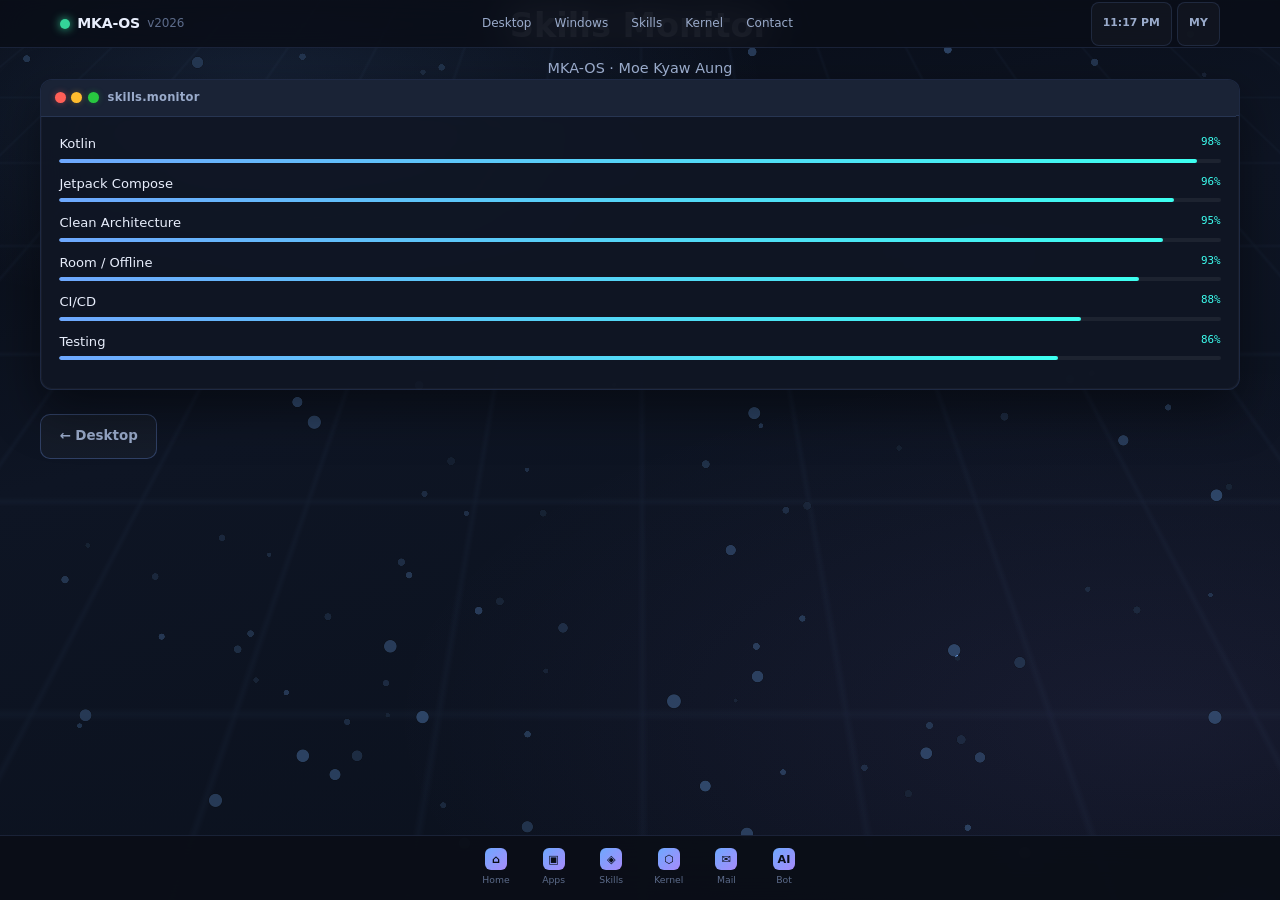
<file: pages/skills.html>
<!DOCTYPE html>
<html lang="en">
<head>
<meta charset="UTF-8"/>
<meta name="viewport" content="width=device-width,initial-scale=1,viewport-fit=cover"/>
<meta name="theme-color" content="#0a0e17"/>
<meta name="description" content="Developer OS — Moe Kyaw Aung, Senior Android Engineer. 3D windowed portfolio."/>
<title>Skills Monitor · MKA-OS</title>
<link rel="stylesheet" href="../css/os.css"/>
<link rel="icon" href="https://res.cloudinary.com/dye5qpwii/image/upload/v1778763535/MKA_25_lbx6fb.webp"/>
</head>
<body>
<div class="desktop" aria-hidden="true"></div>
<div class="desk-grid" aria-hidden="true"></div>
<div id="gl-particles" aria-hidden="true"></div>

<header class="menubar">
  <div class="menubar-in">
    <a class="os-logo" href="../index.html"><span class="os-dot"></span> MKA-OS <em>v2026</em></a>
    <ul class="menu-links">
    <li><a href="../index.html">Desktop</a></li>
    <li><a href="projects.html">Windows</a></li>
    <li><a href="skills.html">Skills</a></li>
    <li><a href="architecture.html">Kernel</a></li>
    <li><a href="contact.html">Contact</a></li></ul>
    <div class="menu-act">
      <span class="chip" id="osClock">--:--</span>
      <button type="button" class="chip" id="langBtn">MY</button>
      <button type="button" class="burger" id="menuBtn" aria-label="Menu">☰</button>
    </div>
  </div>
</header>
<div class="stage"><div class="stage-inner"><div class="page-hero"><h1>Skills Monitor</h1><p>MKA-OS · Moe Kyaw Aung</p></div><div class="win zoom-in"><div class="win-bar"><div class="win-dots"><i class="r"></i><i class="y"></i><i class="g"></i></div><span class="win-title">skills.monitor</span></div><div class="win-body" id="skillsPanel"><div class="skill"><div class="skill-top"><span>Kotlin</span><span>98%</span></div><div class="bar"><i data-w="98"></i></div></div><div class="skill"><div class="skill-top"><span>Jetpack Compose</span><span>96%</span></div><div class="bar"><i data-w="96"></i></div></div><div class="skill"><div class="skill-top"><span>Clean Architecture</span><span>95%</span></div><div class="bar"><i data-w="95"></i></div></div><div class="skill"><div class="skill-top"><span>Room / Offline</span><span>93%</span></div><div class="bar"><i data-w="93"></i></div></div><div class="skill"><div class="skill-top"><span>CI/CD</span><span>88%</span></div><div class="bar"><i data-w="88"></i></div></div><div class="skill"><div class="skill-top"><span>Testing</span><span>86%</span></div><div class="bar"><i data-w="86"></i></div></div></div></div><p style="margin:1.5rem 0"><a class="btn btn-g" href="../index.html">← Desktop</a></p></div></div>
<nav class="dock" aria-label="Dock">
  <div class="dock-in">
    <a href="../index.html"><span class="ico">⌂</span>Home</a>
    <a href="../pages/projects.html"><span class="ico">▣</span>Apps</a>
    <a href="../pages/skills.html"><span class="ico">◈</span>Skills</a>
    <a href="../pages/architecture.html"><span class="ico">⬡</span>Kernel</a>
    <a href="../pages/contact.html"><span class="ico">✉</span>Mail</a>
    <button type="button" id="dockAi" onclick="document.getElementById('aiFab').click()"><span class="ico">AI</span>Bot</button>
  </div>
</nav>

<button type="button" class="ai-fab" id="aiFab" aria-label="System AI">BOT</button>
<div class="ai-bot" id="aiBot" role="dialog" aria-label="System AI">
  <div class="win-bar">
    <div class="win-dots"><i class="r"></i><i class="y"></i><i class="g"></i></div>
    <span class="win-title">system.ai — MKA-OS</span>
    <span class="win-badge">PID 1</span>
    <button type="button" class="chip" id="aiClose" style="min-height:28px;padding:.2rem .5rem">✕</button>
  </div>
  <div class="ai-bd" id="aiBd">
    <div class="bub sys">[boot] System AI online. Type /status or ask about Compose, architecture, Kotlin.</div>
  </div>
  <div class="ai-ft"><input id="aiIn" placeholder="command or question…" autocomplete="off"/><button type="button" id="aiSend">Run</button></div>
</div>
<script src="../js/particles.js"></script>
<script src="../js/os.js"></script>
</body></html>
</file>
<file: css/os.css>
/* Developer OS 3D Interface */
:root{
  --desk:#0a0e17;--desk2:#121826;--win:rgba(16,22,36,.88);--win-top:#1a2336;
  --line:rgba(120,160,255,.14);--line2:rgba(120,160,255,.28);
  --accent:#6ea8fe;--cyan:#3dfff0;--violet:#a78bfa;--green:#34d399;--amber:#fbbf24;
  --tx:#e8eefc;--tx2:#9aabcb;--tx3:#5c6b8a;
  --font:system-ui,-apple-system,"SF Pro Text","Segoe UI",sans-serif;
  --mono:ui-monospace,"SF Mono",Menlo,Consolas,monospace;
  --r:12px;--bar:48px;--max:1200px;--ease:cubic-bezier(.16,1,.3,1);
  --pad:clamp(.85rem,3vw,1.25rem);--touch:44px;
  --safe-b:env(safe-area-inset-bottom,0px);--safe-t:env(safe-area-inset-top,0px);
  --depth:1200px;
}
*,*::before,*::after{box-sizing:border-box;margin:0;padding:0}
html{scroll-behavior:smooth;-webkit-text-size-adjust:100%}
body{font-family:var(--font);background:var(--desk);color:var(--tx);line-height:1.55;overflow-x:hidden;min-height:100dvh;-webkit-font-smoothing:antialiased}
a{color:inherit;text-decoration:none}button{font:inherit;cursor:pointer;border:none;background:none;color:inherit}
::selection{background:rgba(110,168,254,.28)}

/* desktop wallpaper */
.desktop{position:fixed;inset:0;z-index:0;pointer-events:none;
  background:
    radial-gradient(ellipse 80% 50% at 20% 10%,rgba(110,168,254,.12),transparent 50%),
    radial-gradient(ellipse 60% 40% at 90% 80%,rgba(167,139,250,.08),transparent),
    linear-gradient(165deg,#070b14 0%,#0e1524 40%,#0a101c 100%);
}
.desk-grid{position:fixed;inset:0;z-index:0;pointer-events:none;opacity:.07;
  background-image:linear-gradient(rgba(110,168,254,.4) 1px,transparent 1px),linear-gradient(90deg,rgba(110,168,254,.4) 1px,transparent 1px);
  background-size:40px 40px;transform:perspective(800px) rotateX(60deg) scale(2);transform-origin:center top;
  animation:gridDrift 40s linear infinite}
@keyframes gridDrift{to{background-position:40px 40px}}

/* top menu bar */
.menubar{position:fixed;top:0;left:0;right:0;z-index:100;height:calc(var(--bar) + var(--safe-t));padding-top:var(--safe-t);
  display:flex;align-items:center;background:rgba(10,14,23,.85);backdrop-filter:blur(20px) saturate(1.3);
  border-bottom:1px solid var(--line)}
.menubar-in{width:min(var(--max),100%);margin:0 auto;padding:0 var(--pad);display:flex;align-items:center;justify-content:space-between;gap:.5rem;min-height:var(--bar)}
.os-logo{display:flex;align-items:center;gap:.45rem;font-weight:700;font-size:.88rem;letter-spacing:-.01em}
.os-dot{width:10px;height:10px;border-radius:50%;background:var(--green);box-shadow:0 0 10px var(--green);animation:pulse 2s ease infinite}
@keyframes pulse{50%{opacity:.5}}
.os-logo em{font-style:normal;color:var(--tx3);font-weight:500;font-size:.75rem}
.menu-links{display:none;list-style:none}
.menu-links.open{display:flex;flex-direction:column;position:fixed;top:calc(var(--bar)+var(--safe-t));left:0;right:0;
  padding:.75rem var(--pad);background:rgba(10,14,23,.96);border-bottom:1px solid var(--line);z-index:99;max-height:70dvh;overflow:auto}
.menu-links a{padding:.8rem 1rem;border-radius:10px;color:var(--tx2);min-height:var(--touch);display:flex;align-items:center;font-size:.92rem}
.menu-links a:hover,.menu-links a.on{color:var(--accent);background:rgba(110,168,254,.08)}
.menu-act{display:flex;gap:.3rem;align-items:center}
.chip{font-size:.68rem;font-weight:600;padding:.4rem .7rem;border-radius:8px;border:1px solid var(--line);
  background:rgba(255,255,255,.03);color:var(--tx2);min-height:var(--touch);display:inline-flex;align-items:center}
.chip:hover{color:var(--cyan);border-color:var(--line2)}
.burger{display:grid;width:var(--touch);height:var(--touch);place-items:center;border:1px solid var(--line);border-radius:10px}
body.nav-open{overflow:hidden}

/* stage — 3D desktop surface */
.stage{position:relative;z-index:2;perspective:var(--depth);padding:calc(var(--bar)+var(--safe-t)+1.25rem) var(--pad) calc(var(--bar)+var(--safe-b)+5rem);min-height:100dvh}
.stage-inner{width:min(var(--max),100%);margin:0 auto}

/* window chrome */
.win{
  background:var(--win);border:1px solid var(--line);border-radius:var(--r);
  backdrop-filter:blur(24px) saturate(1.2);-webkit-backdrop-filter:blur(24px) saturate(1.2);
  box-shadow:0 20px 50px rgba(0,0,0,.45),0 0 0 1px rgba(255,255,255,.03) inset;
  transform-style:preserve-3d;transition:transform .5s var(--ease),box-shadow .4s,opacity .4s;
  margin-bottom:1.1rem;overflow:hidden;
}
.win:hover{box-shadow:0 28px 60px rgba(0,0,0,.5),0 0 40px rgba(110,168,254,.06)}
.win-bar{display:flex;align-items:center;gap:.55rem;padding:.55rem .85rem;background:var(--win-top);
  border-bottom:1px solid var(--line);cursor:default;user-select:none}
.win-dots{display:flex;gap:.35rem}
.win-dots i{width:11px;height:11px;border-radius:50%;display:block}
.win-dots .r{background:#ff5f57;box-shadow:0 0 6px rgba(255,95,87,.4)}
.win-dots .y{background:#febc2e;box-shadow:0 0 6px rgba(254,188,46,.3)}
.win-dots .g{background:#28c840;box-shadow:0 0 6px rgba(40,200,64,.3)}
.win-title{flex:1;font-size:.72rem;font-weight:600;color:var(--tx2);letter-spacing:.02em;white-space:nowrap;overflow:hidden;text-overflow:ellipsis}
.win-badge{font-family:var(--mono);font-size:.58rem;color:var(--cyan);border:1px solid rgba(61,255,240,.25);
  padding:.15rem .4rem;border-radius:4px;background:rgba(61,255,240,.06)}
.win-body{padding:1.1rem 1.15rem}
.win.float-l{transform:translateZ(20px) rotateY(2deg)}
.win.float-r{transform:translateZ(10px) rotateY(-1.5deg)}
.win.depth{transform:translateZ(40px)}
@media(hover:hover) and (pointer:fine){
  .win.tilt:hover{transform:translateZ(50px) rotateX(2deg) rotateY(-3deg)}
  .win.float-l:hover{transform:translateZ(40px) rotateY(4deg)}
  .win.float-r:hover{transform:translateZ(30px) rotateY(-3deg)}
}

/* hero window */
.hero-win .win-body{padding:1.4rem 1.25rem 1.5rem}
.hero-grid{display:grid;grid-template-columns:1fr;gap:1.25rem;align-items:center}
.status{display:inline-flex;align-items:center;gap:.4rem;font-size:.65rem;font-weight:600;letter-spacing:.08em;text-transform:uppercase;
  color:var(--green);border:1px solid rgba(52,211,153,.3);background:rgba(52,211,153,.08);padding:.3rem .7rem;border-radius:999px;margin-bottom:.9rem}
.status i{width:6px;height:6px;border-radius:50%;background:var(--green);animation:pulse 1.8s ease infinite}
.hero h1{font-size:clamp(1.75rem,6.5vw,2.85rem);font-weight:800;letter-spacing:-.035em;line-height:1.08;margin-bottom:.4rem}
.hero h1 .grad{
  background:linear-gradient(115deg,var(--accent),var(--cyan) 45%,var(--violet));
  -webkit-background-clip:text;-webkit-text-fill-color:transparent;background-clip:text}
.hero-sub{color:var(--accent);font-weight:600;font-size:.95rem;margin-bottom:.55rem}
.hero-desc{color:var(--tx2);max-width:32rem;margin-bottom:1.15rem;font-size:.95rem}
.stats{display:grid;grid-template-columns:repeat(2,1fr);gap:.5rem;margin-bottom:1.15rem}
.stat{text-align:center;padding:.75rem .35rem;border-radius:10px;border:1px solid var(--line);background:rgba(255,255,255,.03)}
.stat b{display:block;font-size:1.2rem;color:var(--cyan);font-variant-numeric:tabular-nums}
.stat span{font-size:.55rem;text-transform:uppercase;letter-spacing:.08em;color:var(--tx3)}
.btns{display:flex;flex-wrap:wrap;gap:.5rem}
.btn{display:inline-flex;align-items:center;justify-content:center;font-weight:600;font-size:.84rem;
  padding:.7rem 1.15rem;border-radius:10px;min-height:var(--touch);transition:.3s var(--ease)}
.btn:hover{transform:translateY(-2px)}
.btn-p{background:linear-gradient(135deg,var(--accent),var(--violet));color:#0a0e17;box-shadow:0 8px 28px rgba(110,168,254,.3)}
.btn-g{border:1px solid var(--line2);color:var(--tx2);background:rgba(255,255,255,.03)}
.btn-g:hover{color:var(--cyan);border-color:var(--cyan)}

/* holographic side panel */
.holo-panel{position:relative;min-height:220px;border-radius:12px;border:1px solid var(--line);
  background:linear-gradient(160deg,rgba(110,168,254,.08),rgba(167,139,250,.05));
  overflow:hidden;display:flex;flex-direction:column;align-items:center;justify-content:center;gap:.6rem;padding:1.25rem}
.holo-panel::before{content:"";position:absolute;inset:0;
  background:repeating-linear-gradient(0deg,transparent,transparent 2px,rgba(61,255,240,.03) 3px);pointer-events:none}
.holo-orb{width:72px;height:72px;border-radius:50%;
  background:radial-gradient(circle at 35% 30%,var(--cyan),var(--accent) 50%,transparent 70%);
  box-shadow:0 0 40px rgba(61,255,240,.35);animation:orb 4s ease-in-out infinite}
@keyframes orb{50%{transform:scale(1.08);box-shadow:0 0 55px rgba(61,255,240,.5)}}
.holo-panel p{font-size:.75rem;color:var(--tx2);text-align:center;position:relative;z-index:1}
.holo-tags{display:flex;flex-wrap:wrap;gap:.3rem;justify-content:center;position:relative;z-index:1}
.holo-tags span{font-family:var(--mono);font-size:.58rem;padding:.2rem .45rem;border-radius:4px;
  border:1px solid var(--line);color:var(--cyan);background:rgba(61,255,240,.06)}

/* section label */
.sec-label{font-family:var(--mono);font-size:.62rem;letter-spacing:.12em;text-transform:uppercase;color:var(--accent);
  margin:1.75rem 0 .75rem;display:flex;align-items:center;gap:.5rem}
.sec-label::after{content:"";flex:1;height:1px;background:var(--line)}

/* project windows grid */
.proj-grid{display:grid;grid-template-columns:1fr;gap:.9rem}
.proj-win .win-body{padding:1rem}
.proj-win h3{font-size:1rem;margin-bottom:.3rem}
.proj-win p{color:var(--tx2);font-size:.85rem;margin-bottom:.65rem}
.tags{display:flex;flex-wrap:wrap;gap:.25rem}
.tag{font-size:.62rem;font-weight:600;padding:.15rem .4rem;border-radius:5px;background:rgba(110,168,254,.12);color:var(--accent)}
.tag.v{background:rgba(167,139,250,.12);color:var(--violet)}
.tag.c{background:rgba(61,255,240,.1);color:var(--cyan)}

/* zoom reveal */
.zoom-in{opacity:0;transform:translateZ(-80px) scale(.92);transition:opacity .7s var(--ease),transform .7s var(--ease)}
.zoom-in.in{opacity:1;transform:translateZ(0) scale(1)}
.rv{opacity:0;transform:translateY(16px);transition:opacity .7s var(--ease),transform .7s var(--ease)}
.rv.in{opacity:1;transform:none}

/* skills inside window */
.skill{margin-bottom:.7rem}
.skill-top{display:flex;justify-content:space-between;font-size:.82rem;margin-bottom:.25rem}
.skill-top span:last-child{font-family:var(--mono);font-size:.68rem;color:var(--cyan)}
.bar{height:4px;border-radius:99px;background:rgba(255,255,255,.06);overflow:hidden}
.bar>i{display:block;height:100%;width:0;border-radius:99px;background:linear-gradient(90deg,var(--accent),var(--cyan));transition:width 1.2s var(--ease)}
.clist{list-style:none}
.clist li{display:flex;justify-content:space-between;gap:1rem;padding:.6rem 0;border-bottom:1px solid var(--line);font-size:.85rem}
.clist li span:first-child{color:var(--tx3)}
.form input,.form textarea{width:100%;margin-bottom:.5rem;padding:.8rem;border-radius:10px;border:1px solid var(--line);
  background:rgba(255,255,255,.03);color:var(--tx);font:inherit;font-size:16px;min-height:var(--touch)}
.form input:focus,.form textarea:focus{outline:none;border-color:var(--accent);box-shadow:0 0 0 3px rgba(110,168,254,.12)}
.g2{display:grid;grid-template-columns:1fr;gap:.85rem}

/* dock / taskbar */
.dock{position:fixed;bottom:0;left:0;right:0;z-index:100;padding-bottom:var(--safe-b);
  background:rgba(10,14,23,.9);backdrop-filter:blur(20px);border-top:1px solid var(--line)}
.dock-in{max-width:var(--max);margin:0 auto;padding:.45rem var(--pad);display:flex;align-items:center;justify-content:center;gap:.35rem;flex-wrap:wrap;min-height:var(--bar)}
.dock a,.dock button{display:flex;flex-direction:column;align-items:center;gap:.15rem;padding:.35rem .55rem;border-radius:10px;
  font-size:.58rem;color:var(--tx3);min-width:52px;min-height:var(--touch);justify-content:center;transition:.25s}
.dock a:hover,.dock button:hover,.dock a.on{color:var(--tx);background:rgba(110,168,254,.1)}
.dock .ico{width:22px;height:22px;border-radius:6px;display:grid;place-items:center;font-size:.7rem;font-weight:700;
  background:linear-gradient(135deg,var(--accent),var(--violet));color:#0a0e17}

/* system AI bot window */
.ai-bot{position:fixed;bottom:calc(var(--bar)+var(--safe-b)+.75rem);right:max(.75rem,env(safe-area-inset-right));
  z-index:95;width:min(360px,calc(100vw - 1.5rem));display:none;flex-direction:column;
  max-height:min(480px,65dvh);border-radius:var(--r);border:1px solid var(--line2);
  background:rgba(12,16,28,.96);backdrop-filter:blur(24px);overflow:hidden;
  box-shadow:0 20px 50px rgba(0,0,0,.5);transform-origin:bottom right;animation:winIn .35s var(--ease)}
.ai-bot.open{display:flex}
@keyframes winIn{from{opacity:0;transform:scale(.94) translateY(12px)}to{opacity:1;transform:none}}
.ai-bot .win-bar{background:linear-gradient(90deg,rgba(110,168,254,.15),rgba(167,139,250,.1))}
.ai-bd{flex:1;overflow:auto;padding:.85rem;font-size:.8rem}
.bub{margin-bottom:.5rem;padding:.55rem .75rem;border-radius:10px;background:rgba(110,168,254,.1);max-width:92%}
.bub.sys{border-left:2px solid var(--cyan);font-family:var(--mono);font-size:.72rem;color:var(--cyan)}
.bub.me{margin-left:auto;background:rgba(167,139,250,.12)}
.ai-ft{display:flex;border-top:1px solid var(--line)}
.ai-ft input{flex:1;border:none;background:transparent;color:var(--tx);padding:.85rem;font-size:16px;outline:none}
.ai-ft button{padding:0 1rem;color:var(--accent);font-weight:700;min-height:var(--touch)}
.ai-fab{position:fixed;bottom:calc(var(--bar)+var(--safe-b)+.75rem);right:max(.75rem,env(safe-area-inset-right));
  z-index:94;width:var(--touch);height:var(--touch);border-radius:14px;
  background:linear-gradient(135deg,var(--accent),var(--violet));color:#0a0e17;font-weight:800;font-size:.65rem;
  box-shadow:0 8px 28px rgba(110,168,254,.35);display:grid;place-items:center}
.ai-fab.hide{display:none}

.page-hero{padding:calc(var(--bar)+var(--safe-t)+1.5rem) 0 1rem;text-align:center;position:relative;z-index:2}
.page-hero h1{font-size:clamp(1.5rem,4vw,2.1rem);margin-bottom:.3rem}
.page-hero p{color:var(--tx2);font-size:.9rem}

@media(min-width:480px){.stats{grid-template-columns:repeat(4,1fr)}.proj-grid{grid-template-columns:repeat(2,1fr)}}
@media(min-width:768px){
  .hero-grid{grid-template-columns:1.15fr .85fr;gap:1.5rem}
  .g2{grid-template-columns:1fr 1fr}
  .proj-grid{grid-template-columns:repeat(2,1fr)}
}
@media(min-width:960px){
  .burger{display:none}
  .menu-links{display:flex;position:static;flex-direction:row;flex-wrap:wrap;max-height:none;padding:0;background:none;border:none;gap:.15rem}
  .menu-links a{font-size:.75rem;padding:.4rem .65rem;min-height:auto;border-radius:8px}
  .proj-grid{grid-template-columns:repeat(3,1fr)}
  .win.float-l{transform:translateZ(30px) rotateY(3deg)}
  .win.float-r{transform:translateZ(20px) rotateY(-2deg)}
}
@media(prefers-reduced-motion:reduce){
  .desk-grid,.os-dot,.status i,.holo-orb{animation:none!important}
  .zoom-in,.rv{opacity:1;transform:none;transition:none}
  .win,.win.float-l,.win.float-r,.win.depth{transform:none!important}
}

/* WebGL particle layer */
#gl-particles{
  position:fixed;inset:0;z-index:1;pointer-events:none;overflow:hidden;
}
#gl-particles canvas{display:block;width:100%;height:100%}
#gl-particles.gl-fallback{
  background:radial-gradient(ellipse at 30% 20%,rgba(110,168,254,.06),transparent 50%),
             radial-gradient(ellipse at 70% 80%,rgba(61,255,240,.04),transparent 45%);
}
@media(prefers-reduced-motion:reduce){
  #gl-particles canvas{display:none}
}
</file>
